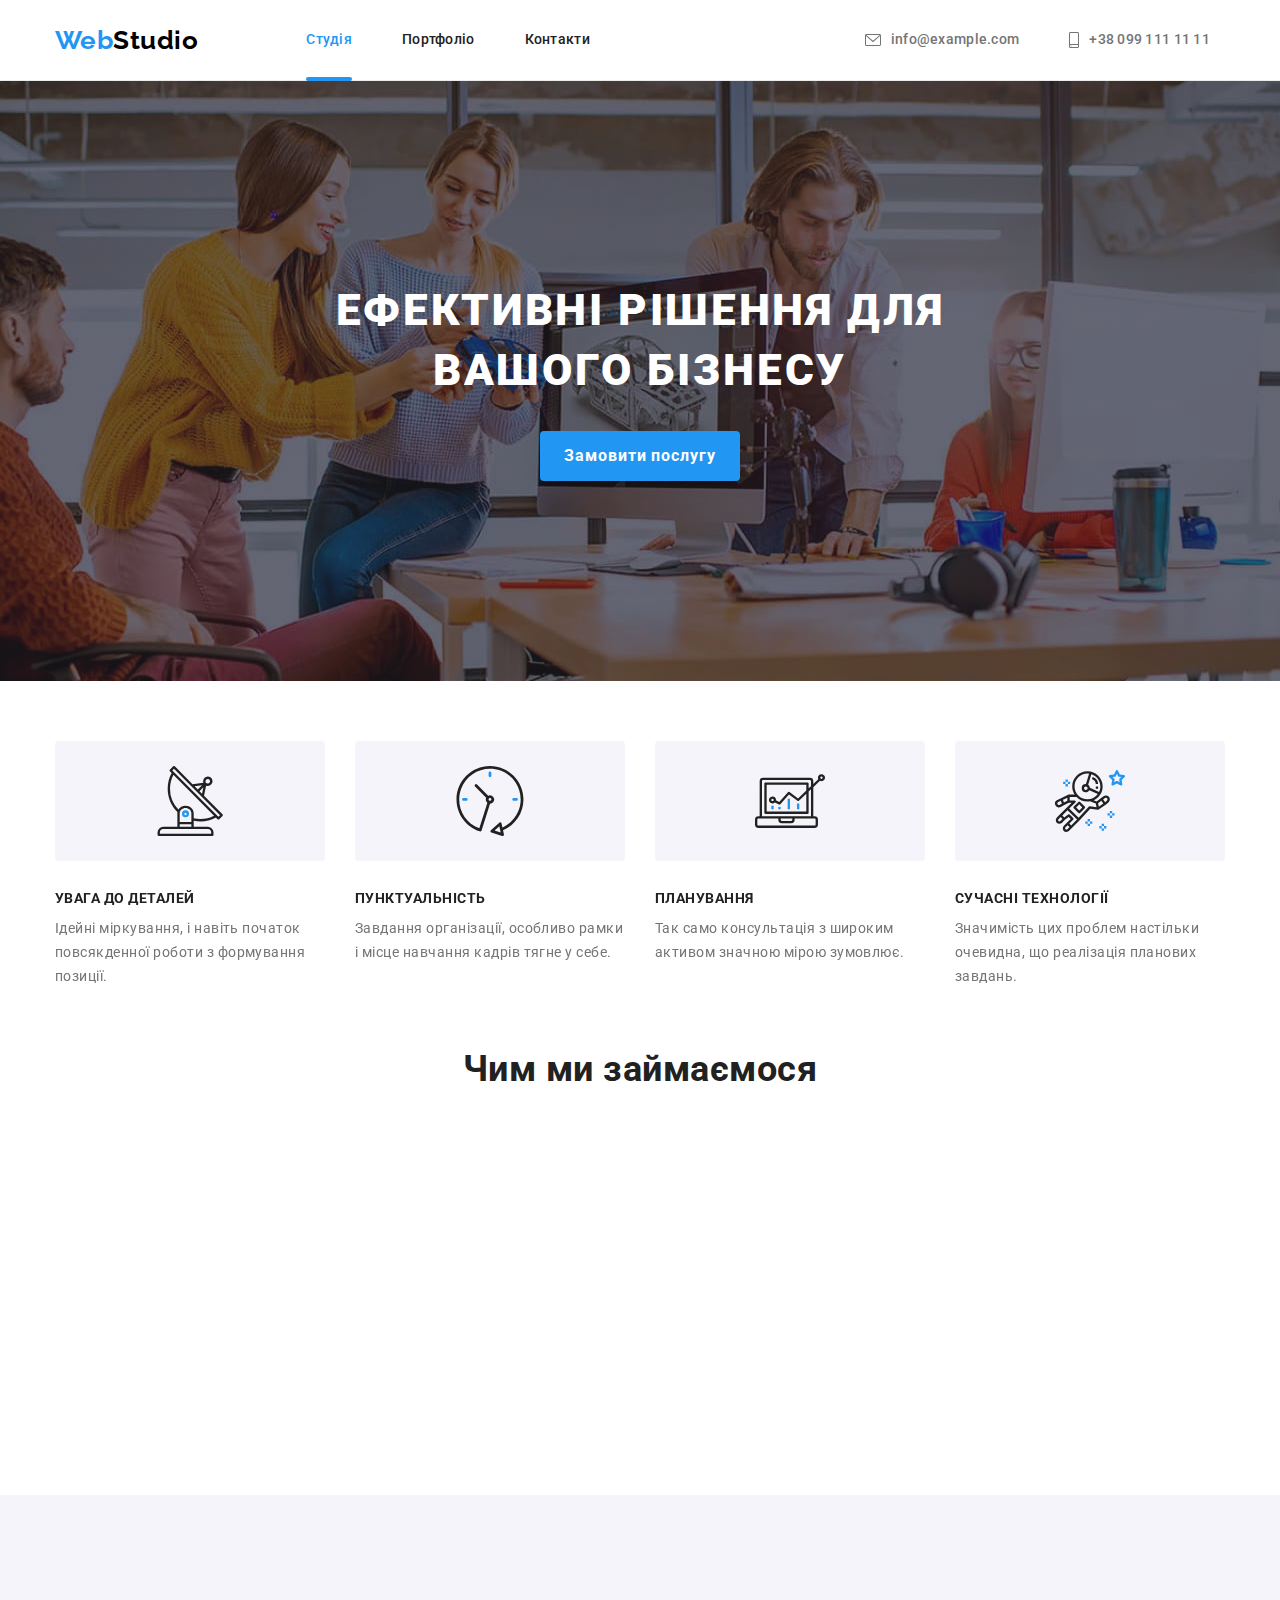
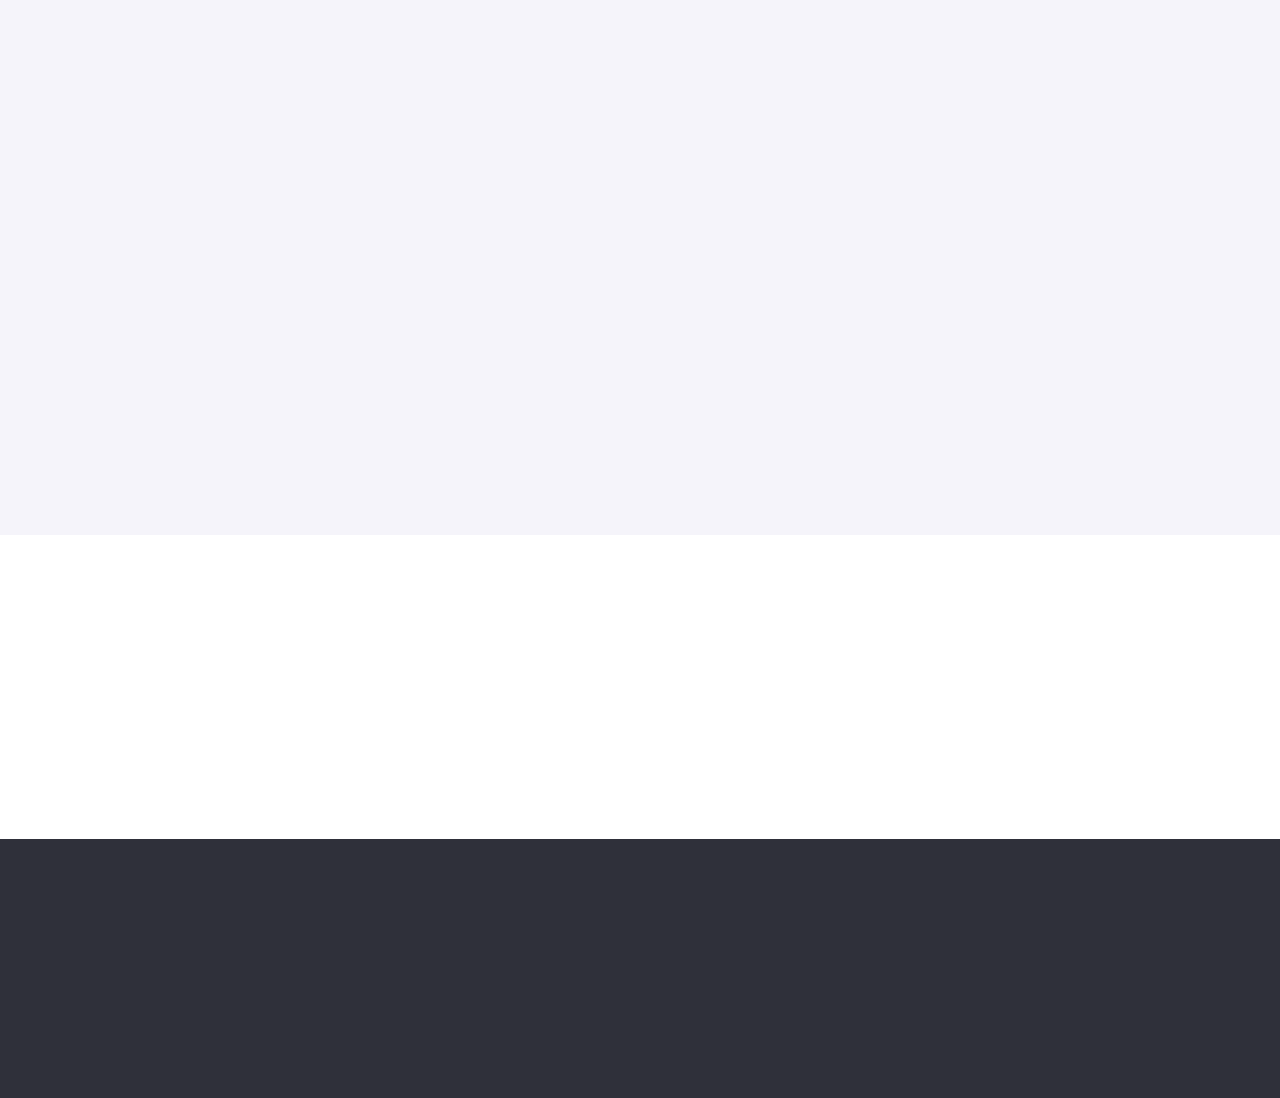
<file: index.html>
<!DOCTYPE html>
<html lang="uk">

<head>
    <meta charset="UTF-8" />
    <meta http-equiv="X-UA-Compatible" content="IE=edge" />
    <meta name="viewport" content="width=device-width, initial-scale=1.0" />
    <title>WebStudio</title>
    <link rel="icon" href="./img/bitmap/icon.png" type="images/png" />
    <link href="https://unpkg.com/aos@2.3.1/dist/aos.css" rel="stylesheet">
    <link rel="preconnect" href="https://fonts.googleapis.com" />
    <link rel="preconnect" href="https://fonts.gstatic.com" crossorigin />
    <link
        href="https://fonts.googleapis.com/css2?family=Raleway:wght@700&family=Roboto:wght@400;500;700;900&display=swap"
        rel="stylesheet" />
    <link rel="stylesheet"
        href="https://cdnjs.cloudflare.com/ajax/libs/modern-normalize/1.0.0/modern-normalize.min.css" />
    <link rel="stylesheet" href="./css/main.min.css" />
</head>

<body>
    <header class="page-header">
        <div class="page-header__container container">
            <a lang="en" class="logo logo--black page-header__logo" href="./index.html">
                <span class="logo__accent">Web</span>Studio</a>
            <button class="menu-btn" aria-expanded="false" data-menu-button>
                <svg class="menu-btn__icons" width="40" height="40" aria-label="Перемикач мобільного меню">
                    <use class="menu-btn__icon--cross" href="./img/svg/symbol-defs.svg#icon-cross"></use>
                    <use class="menu-btn__icon--menu" href="./img/svg/symbol-defs.svg#icon-menu"></use>
                </svg>
            </button>

            <div class="menu" data-menu>
                <div class="container menu__container">
                    <nav class="nav">
                        <ul class="site-nav list">
                            <li class="site-nav__item">
                                <a class="site-nav__link link site-nav__link--current" href="./index.html">Студія</a>
                            </li>
                            <li class="site-nav__item">
                                <a class="site-nav__link link" href="./portfolio.html">Портфоліо</a>
                            </li>
                            <li class="site-nav__item">
                                <a class="site-nav__link link" href="#contacts">Контакти</a>
                            </li>
                        </ul>
                    </nav>
                    <ul class="contacts-list list">
                        <li class="contacts-list__item">
                            <a class="contacts-list__link link" href="mailto:info@example.com">
                                <svg width="16" height="12" class="contacts-list__icon">
                                    <use href="./img/svg/symbol-defs.svg#icon-header-mail"></use>
                                </svg>
                                info@example.com
                            </a>
                        </li>
                        <li class="contacts-list__item">
                            <a class="contacts-list__link contacts-list__link--accent link" href="tel:+380991111111">
                                <svg width="10" height="16" class="contacts-list__icon">
                                    <use href="./img/svg/symbol-defs.svg#icon-header-smartphone"></use>
                                </svg>
                                +38 099 111 11 11
                            </a>
                        </li>
                    </ul>
                    <ul class="mobile-soc list">
                        <li class="mobile-soc__item">
                            <a href="" class="mobile-soc__link link">Instagram</a>
                        </li>
                        <li class="mobile-soc__item">
                            <a href="" class="mobile-soc__link link">Twitter</a>
                        </li>
                        <li class="mobile-soc__item">
                            <a href="" class="mobile-soc__link link">Facebook</a>
                        </li>
                        <li class="mobile-soc__item">
                            <a href="" class="mobile-soc__link link">LinkedIn</a>
                        </li>
                    </ul>
                </div>
            </div>
        </div>
    </header>

    <main class="studio">
        <!-- Герой  -->
        <section class="section hero">
            <div class="container hero__container">
                <h1 class="hero__title">Ефективні рішення для вашого бізнесу</h1>
                <button class="hero__btn" type="button" data-modal-open>Замовити послугу</button>
            </div>
        </section>

        <section class="section features">
            <div class="container">
                <h2 data-aos="zoom-in" class="title title--hidden">Переваги</h2>
                <ul class="feature__list list">
                    <li data-aos="zoom-in" class="feature__item">
                        <div class="feature__icon-wrapper">
                            <svg width="70" height="70" class="features__icon">
                                <use href="./img/svg/symbol-defs.svg#icon-features-1"></use>
                            </svg>
                        </div>
                        <h3 class="feature__sub-title">Увага до деталей</h3>
                        <p class="feature__discription">
                            Ідейні міркування, і навіть початок повсякденної роботи з формування позиції.
                        </p>
                    </li>

                    <li data-aos="zoom-in" class="feature__item">
                        <div class="feature__icon-wrapper">
                            <svg width="70" height="70" class="features__icon">
                                <use href="./img/svg/symbol-defs.svg#icon-features-2-clock"></use>
                            </svg>
                        </div>
                        <h3 class="feature__sub-title">Пунктуальність</h3>
                        <p class="feature__discription">
                            Завдання організації, особливо рамки і місце навчання кадрів тягне у себе.
                        </p>
                    </li>
                    <li data-aos="zoom-in" class="feature__item">
                        <div class="feature__icon-wrapper">
                            <svg width="70" height="70" class="features__icon">
                                <use href="./img/svg/symbol-defs.svg#icon-features-3-diagram"></use>
                            </svg>
                        </div>
                        <h3 class="feature__sub-title">Планування</h3>
                        <p class="feature__discription">
                            Так само консультація з широким активом значною мірою зумовлює.
                        </p>
                    </li>
                    <li data-aos="zoom-in" class="feature__item">
                        <div class="feature__icon-wrapper">
                            <svg width="70" height="70" class="features__icon">
                                <use href="./img/svg/symbol-defs.svg#icon-features-4-astronaut"></use>
                            </svg>
                        </div>
                        <h3 class="feature__sub-title">Сучасні технології</h3>
                        <p class="feature__discription">
                            Значимість цих проблем настільки очевидна, що реалізація планових завдань.
                        </p>
                    </li>
                </ul>
            </div>
        </section>

        <section class="section activity">
            <div class="container">
                <h2 class="activity__title title">Чим ми займаємося</h2>
                <ul class="activity__list list">
                    <li data-aos="zoom-in" class="activity__item">
                        <div class="activity__img-wrapper">
                            <img width="370"
                                srcset="./img/bitmap/activity/box_1.jpg 1x, ./img/bitmap/activity/box_1@2x.jpg 2x"
                                src="./img/bitmap/activity/box_1.jpg" alt="Десктопні додатки" />
                            <p class="activity__text">Десктопні додатки</p>
                        </div>
                    </li>
                    <li data-aos="zoom-in" class="activity__item">
                        <div class="activity__img-wrapper">
                            <img width="370"
                                srcset="./img/bitmap/activity/box_2.jpg 1x, ./img/bitmap/activity/box_2@2x.jpg 2x"
                                src="./img/bitmap/activity/box_2.jpg" alt="Мобільні додатки" />
                            <p class="activity__text">Мобільні додатки</p>
                        </div>
                    </li>
                    <li data-aos="zoom-in" class="activity__item">
                        <div class="activity__img-wrapper">
                            <img width="370"
                                srcset="./img/bitmap/activity/box_3.jpg 1x, ./img/bitmap/activity/box_3@2x.jpg 2x"
                                src="./img/bitmap/activity/box_3.jpg" alt="Дизайнерські рішення" />
                            <p class="activity__text">Дизайнерські рішення</p>
                        </div>
                    </li>
                </ul>
            </div>
        </section>

        <section class="section members">
            <div class="container">
                <h2 data-aos="zoom-in" class="members__title title">Наша команда</h2>
                <ul class="members__list list">
                    <li data-aos="zoom-in" class="members__item">
                        <picture>
                            <source type="image/webp" media="(max-width: 767px)" sizes="(min-width: 320px) 320px,90vw"
                                srcset="./img/bitmap/members/mobile/webp/member-1-450.webp 450w,
                            ./img/bitmap/members/mobile/webp/member-1-900.webp 900w" />

                            <source type="image/webp" media="(min-width: 768px) and (max-width: 1199px)"
                                sizes="(min-width: 354px) 354px, 50vw" srcset="./img/bitmap/members/tablet/webp/member-1-354.webp 354w,
                            ./img/bitmap/members/tablet/webp/member-1-708.webp 708w" />

                            <source type="image/webp" media="(min-width: 1200px)" sizes="(min-width: 270px) 270px, 25vw"
                                srcset="./img/bitmap/members/desktop/webp/member-1-270.webp 270w,
                            ./img/bitmap/members/desktop/webp/member-1-540.webp 540w" />

                            <source type="image/jpeg" media="(max-width: 767px)" sizes="(min-width: 320px) 320px,90vw"
                                srcset="./img/bitmap/members/mobile/member-1-450.jpg 450w,
                            ./img/bitmap/members/mobile/member-1-900.jpg 900w" />

                            <source type="image/jpeg" media="(min-width: 768px) and (max-width: 1199px)"
                                sizes="(min-width: 354px) 354px, 50vw" srcset="./img/bitmap/members/tablet/member-1-354.jpg 354w,
                            ./img/bitmap/members/tablet/member-1-708.jpg 708w" />

                            <source type="image/jpeg" media="(min-width: 1200px)" sizes="(min-width: 270px) 270px, 25vw"
                                srcset="./img/bitmap/members/desktop/member-1-270.jpg 270w,
                            ./img/bitmap/members/desktop/member-1-540.jpg 540w" />


                            <img width="270" src="./img/bitmap/members/team_card_1.jpg" alt="Фото Ігора Дем'яненко" />
                        </picture>
                        <div class="members-card">
                            <h3 class="members-card__name">Ігор Дем'яненко</h3>
                            <p lang="en" class="members-card__speciality">Product Designer</p>
                            <ul class="social-networks list">
                                <li class="social-networks__item">
                                    <a class="social-networks__link" href="">
                                        <svg width="20" height="20" aria-label="Instagram"
                                            class="social-networks__icon">
                                            <use href="./img/svg/symbol-defs.svg#icon-card-1-instagram"></use>
                                        </svg>
                                    </a>
                                </li>
                                <li class="social-networks__item">
                                    <a class="social-networks__link" href="">
                                        <svg width="20" height="20" aria-label="Twitter" class="social-networks__icon">
                                            <use href="./img/svg/symbol-defs.svg#icon-card-2-twitter"></use>
                                        </svg>
                                    </a>
                                </li>
                                <li class="social-networks__item">
                                    <a class="social-networks__link" href="">
                                        <svg width="20" height="20" aria-label="Facebook" class="social-networks__icon">
                                            <use href="./img/svg/symbol-defs.svg#icon-card-3-facebook"></use>
                                        </svg>
                                    </a>
                                </li>
                                <li class="social-networks__item">
                                    <a class="social-networks__link" href="">
                                        <svg width="20" height="20" aria-label="LinkedIn" class="social-networks__icon">
                                            <use href="./img/svg/symbol-defs.svg#icon-card-4-linkedin"></use>
                                        </svg>
                                    </a>
                                </li>
                            </ul>
                        </div>
                    </li>
                    <li data-aos="zoom-in" class="members__item">
                        <picture>
                            <source type="image/webp" media="(max-width: 767px)" sizes="(min-width: 320px) 320px,90vw"
                                srcset="./img/bitmap/members/mobile/webp/member-2-450.webp 450w,
                            ./img/bitmap/members/mobile/webp/member-2-900.webp 900w" />

                            <source type="image/webp" media="(min-width: 768px) and (max-width: 1199px)"
                                sizes="(min-width: 768px) and (min-width: 354px) 354px, 50vw" srcset="./img/bitmap/members/tablet/webp/member-2-354.webp 354w,
                            ./img/bitmap/members/tablet/webp/member-2-708.webp 708w" />

                            <source type="image/webp" media="(min-width: 1200px)" sizes="(min-width: 270px) 270px, 25vw"
                                srcset="./img/bitmap/members/desktop/webp/member-2-270.webp 270w,
                            ./img/bitmap/members/desktop/webp/member-2-540.webp 540w" />

                            <source type="image/jpeg" media="(max-width: 767px)" sizes="(min-width: 320px) 320px,90vw"
                                srcset="./img/bitmap/members/mobile/member-2-450.jpg 450w,
                            ./img/bitmap/members/mobile/member-2-900.jpg 900w" />

                            <source type="image/jpeg" media="(min-width: 768px) and (max-width: 1199px)"
                                sizes="(min-width: 354px) 354px, 50vw" srcset="./img/bitmap/members/tablet/member-2-354.jpg 354w,
                            ./img/bitmap/members/tablet/member-2-708.jpg 708w" />

                            <source type="image/jpeg" media="(min-width: 1200px)" sizes="(min-width: 270px) 270px, 25vw"
                                srcset="./img/bitmap/members/desktop/member-2-270.jpg 270w,
                            ./img/bitmap/members/desktop/member-2-540.jpg 540w" />

                            <img width="270" src="./img/bitmap/members/team_card_2.jpg" alt="Фото Ольги Рєпіної" />
                        </picture>
                        <div class="members-card">
                            <h3 class="members-card__name">Ольга Рєпіна</h3>
                            <p lang="en" class="members-card__speciality">Frontend Developer</p>
                            <ul class="social-networks list">
                                <li class="social-networks__item">
                                    <a class="social-networks__link" href="">
                                        <svg width="20" height="20" aria-label="Instagram"
                                            class="social-networks__icon">
                                            <use href="./img/svg/symbol-defs.svg#icon-card-1-instagram"></use>
                                        </svg>
                                    </a>
                                </li>
                                <li class="social-networks__item">
                                    <a class="social-networks__link" href="">
                                        <svg width="20" height="20" aria-label="Twitter" class="social-networks__icon">
                                            <use href="./img/svg/symbol-defs.svg#icon-card-2-twitter"></use>
                                        </svg>
                                    </a>
                                </li>
                                <li class="social-networks__item">
                                    <a class="social-networks__link" href="">
                                        <svg width="20" height="20" aria-label="Facebook" class="social-networks__icon">
                                            <use href="./img/svg/symbol-defs.svg#icon-card-3-facebook"></use>
                                        </svg>
                                    </a>
                                </li>
                                <li class="social-networks__item">
                                    <a class="social-networks__link" href="">
                                        <svg width="20" height="20" aria-label="LinkedIn" class="social-networks__icon">
                                            <use href="./img/svg/symbol-defs.svg#icon-card-4-linkedin"></use>
                                        </svg>
                                    </a>
                                </li>
                            </ul>
                        </div>
                    </li>
                    <li data-aos="zoom-in" class="members__item">
                        <picture>
                            <source type="image/webp" media="(max-width: 767px)" sizes="(min-width: 320px) 320px,90vw"
                                srcset="./img/bitmap/members/mobile/webp/member-3-450.webp 450w,
                            ./img/bitmap/members/mobile/webp/member-3-900.webp 900w" />

                            <source type="image/webp" media="(min-width: 768px) and (max-width: 1199px)"
                                sizes="(min-width: 768px) and (min-width: 354px) 354px, 50vw" srcset="./img/bitmap/members/tablet/webp/member-3-354.webp 354w,
                            ./img/bitmap/members/tablet/webp/member-3-708.webp 708w" />

                            <source type="image/webp" media="(min-width: 1200px)" sizes="(min-width: 270px) 270px, 25vw"
                                srcset="./img/bitmap/members/desktop/webp/member-3-270.webp 270w,
                            ./img/bitmap/members/desktop/webp/member-3-540.webp 540w" />

                            <source type="image/jpeg" media="(max-width: 767px)" sizes="(min-width: 320px) 320px,90vw"
                                srcset="./img/bitmap/members/mobile/member-3-450.jpg 450w,
                            ./img/bitmap/members/mobile/member-3-900.jpg 900w" />

                            <source type="image/jpeg" media="(min-width: 768px) and (max-width: 1199px)"
                                sizes="(min-width: 354px) 354px, 50vw" srcset="./img/bitmap/members/tablet/member-3-354.jpg 354w,
                            ./img/bitmap/members/tablet/member-3-708.jpg 708w" />

                            <source type="image/jpeg" media="(min-width: 1200px)" sizes="(min-width: 270px) 270px, 25vw"
                                srcset="./img/bitmap/members/desktop/member-3-270.jpg 270w,
                            ./img/bitmap/members/desktop/member-3-540.jpg 540w" />

                            <img width="270" src="./img/bitmap/members/team_card_3.jpg" alt="Фото Миколи Тарасова" />
                        </picture>
                        <div class="members-card">
                            <h3 class="members-card__name">Микола Тарасов</h3>
                            <p lang="en" class="members-card__speciality">Marketing</p>
                            <ul class="social-networks list">
                                <li class="social-networks__item">
                                    <a class="social-networks__link" href="">
                                        <svg width="20" height="20" aria-label="Instagram"
                                            class="social-networks__icon">
                                            <use href="./img/svg/symbol-defs.svg#icon-card-1-instagram"></use>
                                        </svg>
                                    </a>
                                </li>
                                <li class="social-networks__item">
                                    <a class="social-networks__link" href="">
                                        <svg width="20" height="20" aria-label="Twitter" class="social-networks__icon">
                                            <use href="./img/svg/symbol-defs.svg#icon-card-2-twitter"></use>
                                        </svg>
                                    </a>
                                </li>
                                <li class="social-networks__item">
                                    <a class="social-networks__link" href="">
                                        <svg width="20" height="20" aria-label="Facebook" class="social-networks__icon">
                                            <use href="./img/svg/symbol-defs.svg#icon-card-3-facebook"></use>
                                        </svg>
                                    </a>
                                </li>
                                <li class="social-networks__item">
                                    <a class="social-networks__link" href="">
                                        <svg width="20" height="20" aria-label="LinkedIn" class="social-networks__icon">
                                            <use href="./img/svg/symbol-defs.svg#icon-card-4-linkedin"></use>
                                        </svg>
                                    </a>
                                </li>
                            </ul>
                        </div>
                    </li>
                    <li data-aos="zoom-in" class="members__item">
                        <picture>
                            <source type="image/webp" media="(max-width: 767px)" sizes="(min-width: 320px) 320px,90vw"
                                srcset="./img/bitmap/members/mobile/webp/member-4-450.webp 450w,
                            ./img/bitmap/members/mobile/webp/member-4-900.webp 900w" />

                            <source type="image/webp" media="(min-width: 768px) and (max-width: 1199px)"
                                sizes="(min-width: 768px) and (min-width: 354px) 354px, 50vw" srcset="./img/bitmap/members/tablet/webp/member-4-354.webp 354w,
                            ./img/bitmap/members/tablet/webp/member-4-708.webp 708w" />

                            <source type="image/webp" media="(min-width: 1200px)" sizes="(min-width: 270px) 270px, 25vw"
                                srcset="./img/bitmap/members/desktop/webp/member-4-270.webp 270w,
                            ./img/bitmap/members/desktop/webp/member-4-540.webp 540w" />

                            <source type="image/jpeg" media="(max-width: 767px)" sizes="(min-width: 320px) 320px,90vw"
                                srcset="./img/bitmap/members/mobile/member-4-450.jpg 450w,
                            ./img/bitmap/members/mobile/member-4-900.jpg 900w" />

                            <source type="image/jpeg" media="(min-width: 768px) and (max-width: 1199px)"
                                sizes="(min-width: 354px) 354px, 50vw" srcset="./img/bitmap/members/tablet/member-4-354.jpg 354w,
                            ./img/bitmap/members/tablet/member-4-708.jpg 708w" />

                            <source type="image/jpeg" media="(min-width: 1200px)" sizes="(min-width: 270px) 270px, 25vw"
                                srcset="./img/bitmap/members/desktop/member-4-270.jpg 270w,
                            ./img/bitmap/members/desktop/member-4-540.jpg 540w" />

                            <img width="270" src="./img/bitmap/members/team_card_4.jpg" alt="Фото Михайла Єрмакова" />
                        </picture>
                        <div class="members-card">
                            <h3 class="members-card__name">Михайло Єрмаков</h3>
                            <p lang="en" class="members-card__speciality">UI Designer</p>
                            <ul class="social-networks list">
                                <li class="social-networks__item">
                                    <a class="social-networks__link" href="">
                                        <svg width="20" height="20" aria-label="Instagram"
                                            class="social-networks__icon">
                                            <use href="./img/svg/symbol-defs.svg#icon-card-1-instagram"></use>
                                        </svg>
                                    </a>
                                </li>
                                <li class="social-networks__item">
                                    <a class="social-networks__link" href="">
                                        <svg width="20" height="20" aria-label="Twitter" class="social-networks__icon">
                                            <use href="./img/svg/symbol-defs.svg#icon-card-2-twitter"></use>
                                        </svg>
                                    </a>
                                </li>
                                <li class="social-networks__item">
                                    <a class="social-networks__link" href="">
                                        <svg width="20" height="20" aria-label="Facebook" class="social-networks__icon">
                                            <use href="./img/svg/symbol-defs.svg#icon-card-3-facebook"></use>
                                        </svg>
                                    </a>
                                </li>
                                <li class="social-networks__item">
                                    <a class="social-networks__link" href="">
                                        <svg width="20" height="20" aria-label="LinkedIn" class="social-networks__icon">
                                            <use href="./img/svg/symbol-defs.svg#icon-card-4-linkedin"></use>
                                        </svg>
                                    </a>
                                </li>
                            </ul>
                        </div>
                    </li>
                </ul>
            </div>
        </section>

        <section class="section clients">
            <div class="container">
                <h2 data-aos="zoom-in" class="clients__title title">Постійні клієнти</h2>
                <ul class="clients-list list">
                    <li data-aos="zoom-in" class="clients-list__item">
                        <a href="" class="clients-list__link">
                            <svg width="106" height="60" class="clients-list__icon">
                                <use href="./img/svg/symbol-defs.svg#icon-clients-1-ya-and-go"></use>
                            </svg>
                        </a>
                    </li>
                    <li data-aos="zoom-in" class="clients-list__item">
                        <a href="" class="clients-list__link">
                            <svg width="106" height="60" class="clients-list__icon">
                                <use href="./img/svg/symbol-defs.svg#icon-clients-2-tag-line-here"></use>
                            </svg>
                        </a>
                    </li>
                    <li data-aos="zoom-in" class="clients-list__item">
                        <a href="" class="clients-list__link">
                            <svg width="106" height="60" class="clients-list__icon">
                                <use href="./img/svg/symbol-defs.svg#icon-clients-3-company"></use>
                            </svg>
                        </a>
                    </li>
                    <li data-aos="zoom-in" class="clients-list__item">
                        <a href="" class="clients-list__link">
                            <svg width="106" height="60" class="clients-list__icon">
                                <use href="./img/svg/symbol-defs.svg#icon-clients-4-foster-peters"></use>
                            </svg>
                        </a>
                    </li>
                    <li data-aos="zoom-in" class="clients-list__item">
                        <a href="" class="clients-list__link">
                            <svg width="106" height="60" class="clients-list__icon">
                                <use href="./img/svg/symbol-defs.svg#icon-clients-5-brand"></use>
                            </svg>
                        </a>
                    </li>
                    <li data-aos="zoom-in" class="clients-list__item">
                        <a href="" class="clients-list__link">
                            <svg width="106" height="60" class="clients-list__icon">
                                <use href="./img/svg/symbol-defs.svg#icon-clients-6-tag-lines"></use>
                            </svg>
                        </a>
                    </li>
                </ul>
            </div>
        </section>
    </main>
    <!-- Футер  -->
    <footer class="page-footer" id="contacts">
        <div class="container page-footer__container">
            <div data-aos="zoom-in" class="page-footer__address-thumb address-thumb">
                <a lang="en" class="logo logo--white" href="./index.html">
                    <span class="logo__accent">Web</span>Studio
                </a>
                <address class="address">
                    <ul class="address__list list">
                        <li class="address__item">
                            <a class="address__link address__link--white link"
                                href="https://goo.gl/maps/qgEF6CwVhvNn76ka9" target="_blank"
                                rel="noopener noreferrer nofollow ">
                                м. Київ, пр-т Лесі Українки, 26
                            </a>
                        </li>
                        <li class="address__item">
                            <a class="address__link link" href="mailto:info@example.com">info@example.com</a>
                        </li>
                        <li class="address__item">
                            <a class="address__link link" href="tel:+380991111111">+38 099 111 11 11</a>
                        </li>
                    </ul>
                </address>
            </div>
            <div data-aos="zoom-in" class="page-footer__social-networks-thumb social-networks-thumb">
                <b class="social-networks-thumb__text page-footer__text">приєднуйтесь</b>
                <ul class="social-networks list">
                    <li class="social-networks__item">
                        <a href="" class="social-networks__link social-networks__link---opacity">
                            <svg width="20" height="20" aria-label="Instagram"
                                class="social-networks__icon social-networks__icon--white">
                                <use href="./img/svg/symbol-defs.svg#icon-card-1-instagram"></use>
                            </svg>
                        </a>
                    </li>
                    <li class="social-networks__item">
                        <a href="" class="social-networks__link social-networks__link---opacity">
                            <svg width="20" height="20" aria-label="Twitter"
                                class="social-networks__icon social-networks__icon--white">
                                <use href="./img/svg/symbol-defs.svg#icon-card-2-twitter"></use>
                            </svg>
                        </a>
                    </li>
                    <li class="social-networks__item">
                        <a href="" class="social-networks__link social-networks__link---opacity">
                            <svg width="20" height="20" aria-label="Facebook"
                                class="social-networks__icon social-networks__icon--white">
                                <use href="./img/svg/symbol-defs.svg#icon-card-3-facebook"></use>
                            </svg>
                        </a>
                    </li>
                    <li class="social-networks__item">
                        <a href="" class="social-networks__link social-networks__link---opacity">
                            <svg width="20" height="20" aria-label="LinkedIn"
                                class="social-networks__icon social-networks__icon--white">
                                <use href="./img/svg/symbol-defs.svg#icon-card-4-linkedin"></use>
                            </svg>
                        </a>
                    </li>
                </ul>
            </div>
            <div data-aos="zoom-in" class="page-footer__subscription subscription-thumb">
                <form class="subscription__form">
                    <b class="subscription-form__text page-footer__text">Підпишіться на розсилку</b>
                    <div class="subscription-form__wrapper">
                        <input type="email" name="email" class="subscription-form__input" required
                            placeholder="E-mail" />
                        <button type="submit" class="subscription-form__submit">
                            Підписатися
                            <svg width="24" height="24" class="subscription-form__icon">
                                <use href="./img/svg/symbol-defs.svg#icon-send"></use>
                            </svg>
                        </button>
                    </div>
                </form>
            </div>
        </div>
    </footer>
    <!-- МОДАЛКА  -->
    <div class="backdrop is-hidden" data-modal>
        <div class="modal">
            <button class="close-btn">
                <svg width="18" height="18" class="close-btn__icon" data-modal-close>
                    <use href="./img/svg/symbol-defs.svg#icon-close"></use>
                </svg>
            </button>
            <form name="order-service" autocomplete="on" class="order-form js-speaker-form">
                <p class="order-form__title">Залиште свої дані, ми вам передзвонимо</p>
                <!-- Ім'я  -->
                <div class="form-field">
                    <label for="name" class="form-field__label">Ім'я</label>
                    <div class="form-field__wrapper">
                        <input id="name" type="text" name="name" class="form-field__input" required />
                        <svg width="18" height="18" class="form-field__icon">
                            <use href="./img/svg/symbol-defs.svg#icon-name"></use>
                        </svg>
                    </div>
                </div>
                <!-- ТЕЛЕФОН  -->
                <div class="form-field">
                    <label for="tel" class="form-field__label">Телефон</label>
                    <div class="form-field__wrapper">
                        <input id="tel" type="tel" name="tel" class="form-field__input" required />
                        <svg width="18" height="18" class="form-field__icon">
                            <use href="./img/svg/symbol-defs.svg#icon-phone"></use>
                        </svg>
                    </div>
                </div>
                <!-- Пошта  -->
                <div class="form-field">
                    <label for="email" class="form-field__label">Пошта</label>
                    <div class="form-field__wrapper">
                        <input id="email" type="email" name="email" class="form-field__input" required />
                        <svg width="18" height="18" class="form-field__icon">
                            <use href="./img/svg/symbol-defs.svg#icon-email"></use>
                        </svg>
                    </div>
                </div>
                <!-- Коментар  -->
                <div class="form-field order-form__form-field">
                    <label for="commentary" class="form-field__label">Коментар</label>
                    <textarea id="commentary" placeholder="Введіть текст" class="form-field__commentary"></textarea>
                </div>
                <!-- ЧЕКБОКС  -->
                <div class="checkbox-wrapper">
                    <label class="checkbox-wrapper__label">
                        <input type="checkbox" name="contract-conditions" value="agree"
                            class="checkbox-wrapper__checkbox" />
                        <span class="checkbox-wrapper__icon">
                            <svg width="16" height="15" class=" checkbox-wrapper__icon--checked">
                                <use href="./img/svg/symbol-defs.svg#icon-succes"></use>
                            </svg>
                        </span>
                        Погоджуюся з розсилкою та приймаю&nbsp;
                    </label>
                    <a href="" class="checkbox-wrapper__link">Умови договору</a>
                </div>
                <!-- Кнопка  -->
                <div class="order-form__btn-wrapper">
                    <button type="submit" class="order-form__btn">Відправити</button>
                </div>
            </form>
        </div>
    </div>
    <script src="./js/body-padding-top.js"></script>
    <script src="./js/modal.js"></script>
    <script src="./js/mobile-menu.js"></script>
    <script>
        (() => {
            document.querySelector(".js-speaker-form").addEventListener("submit", e => {
                new FormData(e.currentTarget).forEach((value, name) => console.log(`${name}: ${value}`));
            });
        })();
    </script>
    <script src="https://unpkg.com/aos@2.3.1/dist/aos.js"></script>
    <script>
        AOS.init();
    </script>
</body>

</html>
</file>
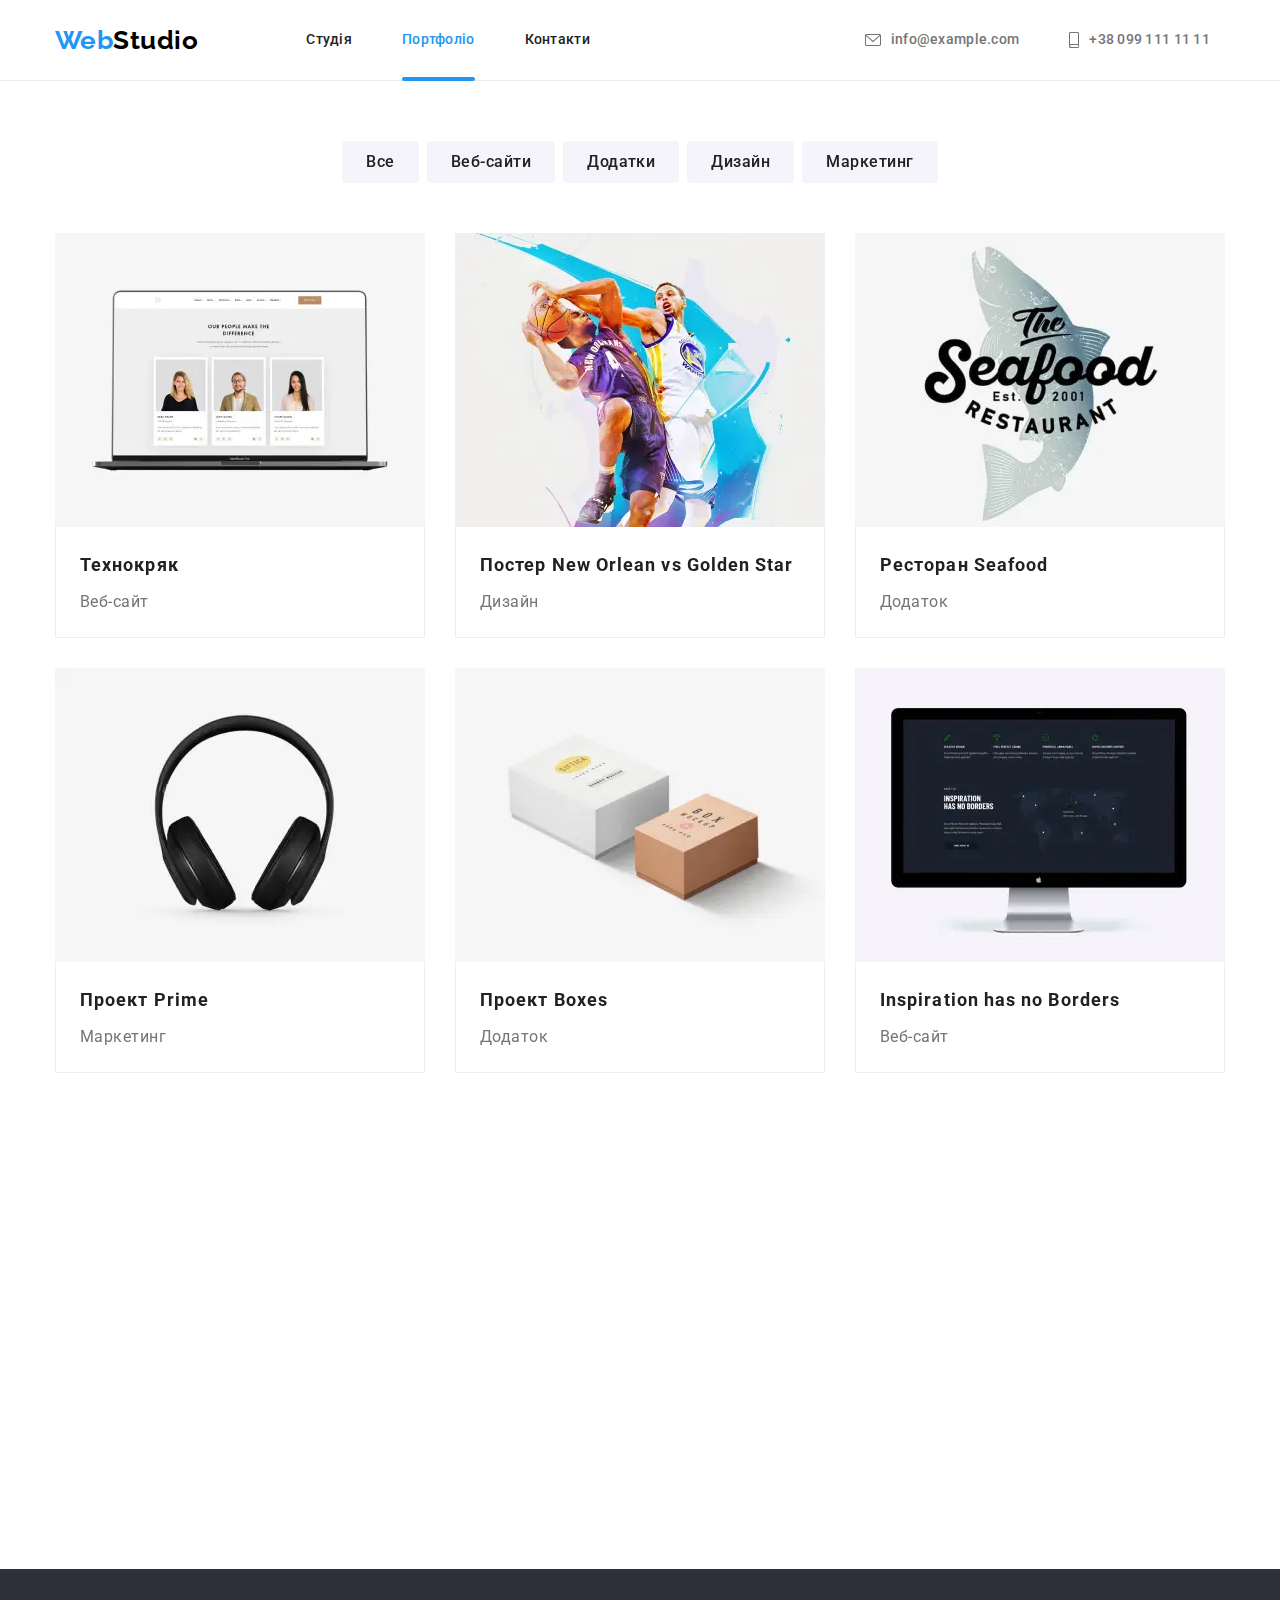
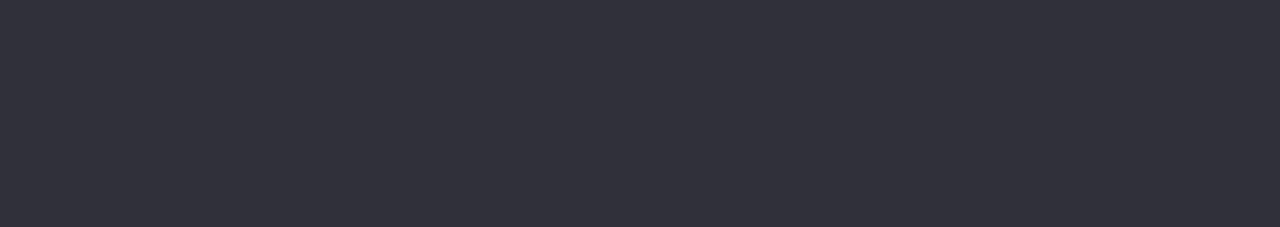
<file: portfolio.html>
<!DOCTYPE html>
<html lang="uk">

<head>
    <meta charset="UTF-8">
    <meta http-equiv="X-UA-Compatible" content="IE=edge">
    <meta name="viewport" content="width=device-width, initial-scale=1.0">
    <title>Портфолио</title>
    <link rel="icon" href="./img/bitmap/icon.png" type="images/png">
    <link href="https://unpkg.com/aos@2.3.1/dist/aos.css" rel="stylesheet">
    <link rel="preconnect" href="https://fonts.googleapis.com">
    <link rel="preconnect" href="https://fonts.gstatic.com" crossorigin>
    <link
        href="https://fonts.googleapis.com/css2?family=Raleway:wght@700&family=Roboto:wght@400;500;700;900&display=swap"
        rel="stylesheet">
    <link rel="stylesheet"
        href="https://cdnjs.cloudflare.com/ajax/libs/modern-normalize/1.0.0/modern-normalize.min.css" />
    <link rel="stylesheet" href="./css/main.min.css">
</head>

<body>
    <!-- Шапка -->
    <header class="page-header">
        <div class="page-header__container container">
            <a lang="en" class="logo logo--black page-header__logo" href="./index.html">
                <span class="logo__accent">Web</span>Studio</a>
            <button class="menu-btn" aria-expanded="false" data-menu-button>
                <svg class="menu-btn__icons" width="40" height="40" aria-label="Перемикач мобільного меню">
                    <use class="menu-btn__icon--cross" href="./img/svg/symbol-defs.svg#icon-cross"></use>
                    <use class="menu-btn__icon--menu" href="./img/svg/symbol-defs.svg#icon-menu"></use>
                </svg>
            </button>

            <div class="menu" data-menu>
                <div class="container menu__container">
                    <nav class="nav">
                        <ul class="site-nav list">
                            <li class="site-nav__item">
                                <a class="site-nav__link link" href="./index.html">Студія</a>
                            </li>
                            <li class="site-nav__item">
                                <a class="site-nav__link link site-nav__link--current"
                                    href="./portfolio.html">Портфоліо</a>
                            </li>
                            <li class="site-nav__item">
                                <a class="site-nav__link link" href="#contacts">Контакти</a>
                            </li>
                        </ul>
                    </nav>
                    <ul class="contacts-list list">
                        <li class="contacts-list__item">
                            <a class="contacts-list__link link" href="mailto:info@example.com">
                                <svg width="16" height="12" class="contacts-list__icon">
                                    <use href="./img/svg/symbol-defs.svg#icon-header-mail"></use>
                                </svg>
                                info@example.com
                            </a>
                        </li>
                        <li class="contacts-list__item">
                            <a class="contacts-list__link contacts-list__link--accent link" href="tel:+380991111111">
                                <svg width="10" height="16" class="contacts-list__icon">
                                    <use href="./img/svg/symbol-defs.svg#icon-header-smartphone"></use>
                                </svg>
                                +38 099 111 11 11
                            </a>
                        </li>
                    </ul>
                    <ul class="mobile-soc list">
                        <li class="mobile-soc__item">
                            <a href="" class="mobile-soc__link link">Instagram</a>
                        </li>
                        <li class="mobile-soc__item">
                            <a href="" class="mobile-soc__link link">Twitter</a>
                        </li>
                        <li class="mobile-soc__item">
                            <a href="" class="mobile-soc__link link">Facebook</a>
                        </li>
                        <li class="mobile-soc__item">
                            <a href="" class="mobile-soc__link link">LinkedIn</a>
                        </li>
                    </ul>
                </div>
            </div>
        </div>
    </header>
    <!-- MAIN  -->
    <main class="portfolio">
        <section class="section content">
            <div class="container">
                <h1 class="title title--hidden">Портфоліо</h1>
                <ul class="filter list">
                    <li data-aos="zoom-in" class="filter__item"><button type="button" class="filter__btn">Все</button>
                    </li>
                    <li data-aos="zoom-in" class="filter__item"><button type="button"
                            class="filter__btn">Веб-сайти</button></li>
                    <li data-aos="zoom-in" class="filter__item"><button type="button"
                            class="filter__btn">Додатки</button></li>
                    <li data-aos="zoom-in" class="filter__item"><button type="button"
                            class="filter__btn">Дизайн</button></li>
                    <li data-aos="zoom-in" class="filter__item"><button type="button"
                            class="filter__btn">Маркетинг</button></li>
                </ul>
                <!-- ---------СЕТКА--------- -->
                <ul class="card-set list">
                    <!-- 1ый элемент  -->
                    <li data-aos="zoom-in" class="card-set__item">
                        <a href="" class="card-set__link link">
                            <div class="card">
                                <picture>
                                    <source type="image/webp" media="(max-width: 767px)"
                                        sizes="(min-width: 320px) 320px,90vw" srcset="./img/bitmap/portfolio/mobile/webp/notebook-first-450.webp 450w,
                                    ./img/bitmap/portfolio/mobile/webp/notebook-first-900.webp 900w" />

                                    <source type="image/webp" media="(min-width: 768px) and (max-width: 1199px)"
                                        sizes="(min-width: 768px) and (min-width: 354px) 354px, 50vw" srcset="./img/bitmap/portfolio/tablet/webp/notebook-first-354.webp 354w,
                                    ./img/bitmap/portfolio/tablet/webp/notebook-first-708.webp 708w" />

                                    <source type="image/webp" media="(min-width: 1200px)"
                                        sizes="(min-width: 370px) 370px, 25vw" srcset="./img/bitmap/portfolio/desktop/webp/notebook-first-370.webp 370w,
                                    ./img/bitmap/portfolio/desktop/webp/notebook-first-740.webp 740w" />

                                    <source type="image/jpeg" media="(max-width: 767px)"
                                        sizes="(min-width: 320px) 320px,90vw" srcset="./img/bitmap/portfolio/mobile/notebook-first-450.jpg 450w,
                                    ./img/bitmap/portfolio/mobile/notebook-first-900.jpg 900w" />

                                    <source type="image/jpeg" media="(min-width: 768px) and (max-width: 1199px)"
                                        sizes="(min-width: 354px) 354px, 50vw" srcset="./img/bitmap/portfolio/tablet/notebook-first-354.jpg 354w,
                                    ./img/bitmap/portfolio/tablet/notebook-first-708.jpg 708w" />

                                    <source type="image/jpeg" media="(min-width: 1200px)"
                                        sizes="(min-width: 370px) 370px, 25vw" srcset="./img/bitmap/portfolio/desktop/notebook-first-370.jpg 370w,
                                    ./img/bitmap/portfolio/desktop/notebook-first-740.jpg 740w" />

                                    <img width="370" src="./img/bitmap/portfolio/notebook.jpg" alt="Ноутбук">
                                </picture>
                                <p class="card__text">
                                    Ресурс пропонує комплексні пропозиції з різним рівнем функціоналу та сервісів. Все
                                    це дозволить відвідувачу отримати вичерпні відомості про компанію чи приватну особу.
                                </p>
                            </div>
                            <div class="card__content">
                                <h2 class="card__title">Технокряк</h2>
                                <p class="card__type">Веб-сайт</p>
                            </div>
                        </a>
                    </li>
                    <!-- 2ый элемент  -->
                    <li data-aos="zoom-in" class="card-set__item">
                        <a href="" class="card-set__link link">
                            <div class="card">
                                <picture>
                                    <source type="image/webp" media="(max-width: 767px)"
                                        sizes="(min-width: 320px) 320px,90vw" srcset="./img/bitmap/portfolio/mobile/webp/nba-450.webp 450w,
                                    ./img/bitmap/portfolio/mobile/webp/nba-900.webp 900w" />

                                    <source type="image/webp" media="(min-width: 768px) and (max-width: 1199px)"
                                        sizes="(min-width: 768px) and (min-width: 354px) 354px, 50vw" srcset="./img/bitmap/portfolio/tablet/webp/nba-354.webp 354w,
                                    ./img/bitmap/portfolio/tablet/webp/nba-708.webp 708w" />

                                    <source type="image/webp" media="(min-width: 1200px)"
                                        sizes="(min-width: 370px) 370px, 25vw" srcset="./img/bitmap/portfolio/desktop/webp/nba-370.webp 370w,
                                    ./img/bitmap/portfolio/desktop/webp/nba-740.webp 740w" />

                                    <source type="image/jpeg" media="(max-width: 767px)"
                                        sizes="(min-width: 320px) 320px,90vw" srcset="./img/bitmap/portfolio/mobile/nba-450.jpg 450w,
                                    ./img/bitmap/portfolio/mobile/nba-900.jpg 900w" />

                                    <source type="image/jpeg" media="(min-width: 768px) and (max-width: 1199px)"
                                        sizes="(min-width: 354px) 354px, 50vw" srcset="./img/bitmap/portfolio/tablet/nba-354.jpg 354w,
                                    ./img/bitmap/portfolio/tablet/nba-708.jpg 708w" />

                                    <source type="image/jpeg" media="(min-width: 1200px)"
                                        sizes="(min-width: 370px) 370px, 25vw" srcset="./img/bitmap/portfolio/desktop/nba-370.jpg 370w,
                                    ./img/bitmap/portfolio/desktop/nba-740.jpg 740w" />

                                    <img width="370" src="./img/bitmap/portfolio/nba.jpg" alt="Баскетбол">
                                </picture>

                                <p class="card__text">
                                    Ресурс пропонує комплексні пропозиції з різним рівнем функціоналу та сервісів. Все
                                    це дозволить відвідувачу отримати вичерпні відомості про компанію чи приватну особу.
                                </p>
                            </div>
                            <div class="card__content">
                                <h2 class="card__title">Постер <span lang="en">New Orlean vs Golden Star</span>
                                </h2>
                                <p class="card__type">Дизайн</p>
                            </div>
                        </a>
                    </li>
                    <!-- 3ый элемент  -->
                    <li data-aos="zoom-in" class="card-set__item">
                        <a href="" class="card-set__link link">
                            <div class="card">
                                <picture>
                                    <source type="image/webp" media="(max-width: 767px)"
                                        sizes="(min-width: 320px) 320px,90vw" srcset="./img/bitmap/portfolio/mobile/webp/seafood-450.webp 450w,
                                    ./img/bitmap/portfolio/mobile/webp/seafood-900.webp 900w" />

                                    <source type="image/webp" media="(min-width: 768px) and (max-width: 1199px)"
                                        sizes="(min-width: 768px) and (min-width: 354px) 354px, 50vw" srcset="./img/bitmap/portfolio/tablet/webp/seafood-354.webp 354w,
                                    ./img/bitmap/portfolio/tablet/webp/seafood-708.webp 708w" />

                                    <source type="image/webp" media="(min-width: 1200px)"
                                        sizes="(min-width: 370px) 370px, 25vw" srcset="./img/bitmap/portfolio/desktop/webp/seafood-370.webp 370w,
                                    ./img/bitmap/portfolio/desktop/webp/seafood-740.webp 740w" />

                                    <source type="image/jpeg" media="(max-width: 767px)"
                                        sizes="(min-width: 320px) 320px,90vw" srcset="./img/bitmap/portfolio/mobile/seafood-450.jpg 450w,
                                    ./img/bitmap/portfolio/mobile/seafood-900.jpg 900w" />

                                    <source type="image/jpeg" media="(min-width: 768px) and (max-width: 1199px)"
                                        sizes="(min-width: 354px) 354px, 50vw" srcset="./img/bitmap/portfolio/tablet/seafood-354.jpg 354w,
                                    ./img/bitmap/portfolio/tablet/seafood-708.jpg 708w" />

                                    <source type="image/jpeg" media="(min-width: 1200px)"
                                        sizes="(min-width: 370px) 370px, 25vw" srcset="./img/bitmap/portfolio/desktop/seafood-370.jpg 370w,
                                    ./img/bitmap/portfolio/desktop/seafood-740.jpg 740w" />

                                    <img width="370" src="./img/bitmap/portfolio/fish.jpg"
                                        alt="Логотип Ресторана Seafood">
                                </picture>
                                <p class="card__text">
                                    Ресурс пропонує комплексні пропозиції з різним рівнем функціоналу та сервісів. Все
                                    це дозволить відвідувачу отримати вичерпні відомості про компанію чи приватну особу.
                                </p>
                            </div>
                            <div class="card__content">
                                <h2 class="card__title">Ресторан <span lang="en">Seafood</span></h2>
                                <p class="card__type">Додаток</p>
                            </div>
                        </a>
                    </li>
                    <!-- 4ый элемент  -->
                    <li data-aos="zoom-in" class="card-set__item">
                        <a href="" class="card-set__link link">
                            <div class="card">
                                <picture>
                                    <source type="image/webp" media="(max-width: 767px)"
                                        sizes="(min-width: 320px) 320px,90vw" srcset="./img/bitmap/portfolio/mobile/webp/headphones-450.webp 450w,
                                    ./img/bitmap/portfolio/mobile/webp/headphones-900.webp 900w" />

                                    <source type="image/webp" media="(min-width: 768px) and (max-width: 1199px)"
                                        sizes="(min-width: 768px) and (min-width: 354px) 354px, 50vw" srcset="./img/bitmap/portfolio/tablet/webp/headphones-354.webp 354w,
                                    ./img/bitmap/portfolio/tablet/webp/headphones-708.webp 708w" />

                                    <source type="image/webp" media="(min-width: 1200px)"
                                        sizes="(min-width: 370px) 370px, 25vw" srcset="./img/bitmap/portfolio/desktop/webp/headphones-370.webp 370w,
                                    ./img/bitmap/portfolio/desktop/webp/headphones-740.webp 740w" />

                                    <source type="image/jpeg" media="(max-width: 767px)"
                                        sizes="(min-width: 320px) 320px,90vw" srcset="./img/bitmap/portfolio/mobile/headphones-450.jpg 450w,
                                    ./img/bitmap/portfolio/mobile/headphones-900.jpg 900w" />

                                    <source type="image/jpeg" media="(min-width: 768px) and (max-width: 1199px)"
                                        sizes="(min-width: 354px) 354px, 50vw" srcset="./img/bitmap/portfolio/tablet/headphones-354.jpg 354w,
                                    ./img/bitmap/portfolio/tablet/headphones-708.jpg 708w" />

                                    <source type="image/jpeg" media="(min-width: 1200px)"
                                        sizes="(min-width: 370px) 370px, 25vw" srcset="./img/bitmap/portfolio/desktop/headphones-370.jpg 370w,
                                    ./img/bitmap/portfolio/desktop/headphones-740.jpg 740w" />

                                    <img width="370" src="./img/bitmap/portfolio/headphones.jpg" alt="Наушники">
                                </picture>
                                <p class="card__text">
                                    Ресурс пропонує комплексні пропозиції з різним рівнем функціоналу та сервісів. Все
                                    це дозволить відвідувачу отримати вичерпні відомості про компанію чи приватну особу.
                                </p>
                            </div>
                            <div class="card__content">
                                <h2 class="card__title">Проект <span lang="en">Prime</span></h2>
                                <p class="card__type">Маркетинг</p>
                            </div>
                        </a>
                    </li>
                    <!-- 5ый элемент  -->
                    <li data-aos="zoom-in" class="card-set__item">
                        <a href="" class="card-set__link link">
                            <div class="card">
                                <picture>
                                    <source type="image/webp" media="(max-width: 767px)"
                                        sizes="(min-width: 320px) 320px,90vw" srcset="./img/bitmap/portfolio/mobile/webp/boxes-450.webp 450w,
                                    ./img/bitmap/portfolio/mobile/webp/boxes-900.webp 900w" />

                                    <source type="image/webp" media="(min-width: 768px) and (max-width: 1199px)"
                                        sizes="(min-width: 768px) and (min-width: 354px) 354px, 50vw" srcset="./img/bitmap/portfolio/tablet/webp/boxes-354.webp 354w,
                                    ./img/bitmap/portfolio/tablet/webp/boxes-708.webp 708w" />

                                    <source type="image/webp" media="(min-width: 1200px)"
                                        sizes="(min-width: 370px) 370px, 25vw" srcset="./img/bitmap/portfolio/desktop/webp/boxes-370.webp 370w,
                                    ./img/bitmap/portfolio/desktop/webp/boxes-740.webp 740w" />

                                    <source type="image/jpeg" media="(max-width: 767px)"
                                        sizes="(min-width: 320px) 320px,90vw" srcset="./img/bitmap/portfolio/mobile/boxes-450.jpg 450w,
                                    ./img/bitmap/portfolio/mobile/boxes-900.jpg 900w" />

                                    <source type="image/jpeg" media="(min-width: 768px) and (max-width: 1199px)"
                                        sizes="(min-width: 354px) 354px, 50vw" srcset="./img/bitmap/portfolio/tablet/boxes-354.jpg 354w,
                                    ./img/bitmap/portfolio/tablet/boxes-708.jpg 708w" />

                                    <source type="image/jpeg" media="(min-width: 1200px)"
                                        sizes="(min-width: 370px) 370px, 25vw" srcset="./img/bitmap/portfolio/desktop/boxes-370.jpg 370w,
                                    ./img/bitmap/portfolio/desktop/boxes-740.jpg 740w" />

                                    <img width="370" src="./img/bitmap/portfolio/boxes.jpg" alt="Коробки">
                                </picture>
                                <p class="card__text">
                                    Ресурс пропонує комплексні пропозиції з різним рівнем функціоналу та сервісів. Все
                                    це дозволить відвідувачу отримати вичерпні відомості про компанію чи приватну особу.
                                </p>
                            </div>
                            <div class="card__content">
                                <h2 class="card__title">Проект <span lang="en">Boxes</span></h2>
                                <p class="card__type">Додаток</p>
                            </div>
                        </a>
                    </li>
                    <!-- 6ый элемент  -->
                    <li data-aos="zoom-in" class="card-set__item">
                        <a href="" class="card-set__link link">
                            <div class="card">
                                <picture>
                                    <source type="image/webp" media="(max-width: 767px)"
                                        sizes="(min-width: 320px) 320px,90vw" srcset="./img/bitmap/portfolio/mobile/webp/imac-450.webp 450w,
                                    ./img/bitmap/portfolio/mobile/webp/imac-900.webp 900w" />

                                    <source type="image/webp" media="(min-width: 768px) and (max-width: 1199px)"
                                        sizes="(min-width: 768px) and (min-width: 354px) 354px, 50vw" srcset="./img/bitmap/portfolio/tablet/webp/imac-354.webp 354w,
                                    ./img/bitmap/portfolio/tablet/webp/imac-708.webp 708w" />

                                    <source type="image/webp" media="(min-width: 1200px)"
                                        sizes="(min-width: 370px) 370px, 25vw" srcset="./img/bitmap/portfolio/desktop/webp/imac-370.webp 370w,
                                    ./img/bitmap/portfolio/desktop/webp/imac-740.webp 740w" />

                                    <source type="image/jpeg" media="(max-width: 767px)"
                                        sizes="(min-width: 320px) 320px,90vw" srcset="./img/bitmap/portfolio/mobile/imac-450.jpg 450w,
                                    ./img/bitmap/portfolio/mobile/imac-900.jpg 900w" />

                                    <source type="image/jpeg" media="(min-width: 768px) and (max-width: 1199px)"
                                        sizes="(min-width: 354px) 354px, 50vw" srcset="./img/bitmap/portfolio/tablet/imac-354.jpg 354w,
                                    ./img/bitmap/portfolio/tablet/imac-708.jpg 708w" />

                                    <source type="image/jpeg" media="(min-width: 1200px)"
                                        sizes="(min-width: 370px) 370px, 25vw" srcset="./img/bitmap/portfolio/desktop/imac-370.jpg 370w,
                                    ./img/bitmap/portfolio/desktop/imac-740.jpg 740w" />

                                    <img width="370" src="./img/bitmap/portfolio/imac.jpg" alt="Моноблок">
                                </picture>
                                <p class="card__text">
                                    Ресурс пропонує комплексні пропозиції з різним рівнем функціоналу та сервісів. Все
                                    це дозволить відвідувачу отримати вичерпні відомості про компанію чи приватну особу.
                                </p>
                            </div>
                            <div class="card__content">
                                <h2 lang="en" class="card__title">Inspiration has no Borders</h2>
                                <p class="card__type">Веб-сайт</p>
                            </div>
                        </a>
                    </li>
                    <!-- 7ый элемент  -->
                    <li data-aos="zoom-in" class="card-set__item">
                        <a href="" class="card-set__link link">
                            <div class="card">
                                <picture>
                                    <source type="image/webp" media="(max-width: 767px)"
                                        sizes="(min-width: 320px) 320px,90vw" srcset="./img/bitmap/portfolio/mobile/webp/magazine-450.webp 450w,
                                    ./img/bitmap/portfolio/mobile/webp/magazine-900.webp 900w" />

                                    <source type="image/webp" media="(min-width: 768px) and (max-width: 1199px)"
                                        sizes="(min-width: 768px) and (min-width: 354px) 354px, 50vw" srcset="./img/bitmap/portfolio/tablet/webp/magazine-354.webp 354w,
                                    ./img/bitmap/portfolio/tablet/webp/magazine-708.webp 708w" />

                                    <source type="image/webp" media="(min-width: 1200px)"
                                        sizes="(min-width: 370px) 370px, 25vw" srcset="./img/bitmap/portfolio/desktop/webp/magazine-370.webp 370w,
                                    ./img/bitmap/portfolio/desktop/webp/magazine-740.webp 740w" />

                                    <source type="image/jpeg" media="(max-width: 767px)"
                                        sizes="(min-width: 320px) 320px,90vw" srcset="./img/bitmap/portfolio/mobile/magazine-450.jpg 450w,
                                    ./img/bitmap/portfolio/mobile/magazine-900.jpg 900w" />

                                    <source type="image/jpeg" media="(min-width: 768px) and (max-width: 1199px)"
                                        sizes="(min-width: 354px) 354px, 50vw" srcset="./img/bitmap/portfolio/tablet/magazine-354.jpg 354w,
                                    ./img/bitmap/portfolio/tablet/magazine-708.jpg 708w" />

                                    <source type="image/jpeg" media="(min-width: 1200px)"
                                        sizes="(min-width: 370px) 370px, 25vw" srcset="./img/bitmap/portfolio/desktop/magazine-370.jpg 370w,
                                    ./img/bitmap/portfolio/desktop/magazine-740.jpg 740w" />

                                    <img width="370" src="./img/bitmap/portfolio/magazine.jpg" alt="Журнал">
                                </picture>
                                <p class="card__text">
                                    Ресурс пропонує комплексні пропозиції з різним рівнем функціоналу та сервісів. Все
                                    це дозволить відвідувачу отримати вичерпні відомості про компанію чи приватну особу.
                                </p>
                            </div>
                            <div class="card__content">
                                <h2 class="card__title">Видання <span lang="en">Limited Edition</span></h2>
                                <p class="card__type">Дизайн</p>
                            </div>
                        </a>
                    </li>
                    <!-- 8ый элемент  -->
                    <li data-aos="zoom-in" class="card-set__item">
                        <a href="" class="card-set__link link">
                            <div class="card">
                                <picture>
                                    <source type="image/webp" media="(max-width: 767px)"
                                        sizes="(min-width: 320px) 320px,90vw" srcset="./img/bitmap/portfolio/mobile/webp/label-450.webp 450w,
                                    ./img/bitmap/portfolio/mobile/webp/label-900.webp 900w" />

                                    <source type="image/webp" media="(min-width: 768px) and (max-width: 1199px)"
                                        sizes="(min-width: 768px) and (min-width: 354px) 354px, 50vw" srcset="./img/bitmap/portfolio/tablet/webp/label-354.webp 354w,
                                    ./img/bitmap/portfolio/tablet/webp/label-708.webp 708w" />

                                    <source type="image/webp" media="(min-width: 1200px)"
                                        sizes="(min-width: 370px) 370px, 25vw" srcset="./img/bitmap/portfolio/desktop/webp/label-370.webp 370w,
                                    ./img/bitmap/portfolio/desktop/webp/label-740.webp 740w" />

                                    <source type="image/jpeg" media="(max-width: 767px)"
                                        sizes="(min-width: 320px) 320px,90vw" srcset="./img/bitmap/portfolio/mobile/label-450.jpg 450w,
                                    ./img/bitmap/portfolio/mobile/label-900.jpg 900w" />

                                    <source type="image/jpeg" media="(min-width: 768px) and (max-width: 1199px)"
                                        sizes="(min-width: 354px) 354px, 50vw" srcset="./img/bitmap/portfolio/tablet/label-354.jpg 354w,
                                    ./img/bitmap/portfolio/tablet/label-708.jpg 708w" />

                                    <source type="image/jpeg" media="(min-width: 1200px)"
                                        sizes="(min-width: 370px) 370px, 25vw" srcset="./img/bitmap/portfolio/desktop/label-370.jpg 370w,
                                    ./img/bitmap/portfolio/desktop/label-740.jpg 740w" />

                                    <img width="370" src="./img/bitmap/portfolio/labeltag.jpg" alt="Ярлык">
                                </picture>
                                <p class="card__text">
                                    Ресурс пропонує комплексні пропозиції з різним рівнем функціоналу та сервісів.
                                    Все
                                    це дозволить відвідувачу отримати вичерпні відомості про компанію чи приватну
                                    особу.
                                </p>
                            </div>
                            <div class="card__content">
                                <h2 class="card__title">Проект <span lang="en">LAB</span></h2>
                                <p class="card__type">Маркетинг</p>
                            </div>
                        </a>
                    </li>
                    <!-- 9ый элемент  -->
                    <li data-aos="zoom-in" class="card-set__item">
                        <a href="" class="card-set__link link">
                            <div class="card">
                                <picture>
                                    <source type="image/webp" media="(max-width: 767px)"
                                        sizes="(min-width: 320px) 320px,90vw" srcset="./img/bitmap/portfolio/mobile/webp/notebook-second-450.webp 450w,
                                        ./img/bitmap/portfolio/mobile/webp/notebook-second-900.webp 900w" />

                                    <source type="image/webp" media="(min-width: 768px) and (max-width: 1199px)"
                                        sizes="(min-width: 768px) and (min-width: 354px) 354px, 50vw" srcset="./img/bitmap/portfolio/tablet/webp/notebook-second-354.webp 354w,
                                        ./img/bitmap/portfolio/tablet/webp/notebook-second-708.webp 708w" />

                                    <source type="image/webp" media="(min-width: 1200px)"
                                        sizes="(min-width: 370px) 370px, 25vw" srcset="./img/bitmap/portfolio/desktop/webp/notebook-second-370.webp 370w,
                                    ./img/bitmap/portfolio/desktop/webp/notebook-second-740.webp 740w" />

                                    <source type="image/jpeg" media="(max-width: 767px)"
                                        sizes="(min-width: 320px) 320px,90vw" srcset="./img/bitmap/portfolio/mobile/notebook-second-450.jpg 450w,
                                    ./img/bitmap/portfolio/mobile/notebook-second-900.jpg 900w" />

                                    <source type="image/jpeg" media="(min-width: 768px) and (max-width: 1199px)"
                                        sizes="(min-width: 354px) 354px, 50vw" srcset="./img/bitmap/portfolio/tablet/notebook-second-354.jpg 354w,
                                    ./img/bitmap/portfolio/tablet/notebook-second-708.jpg 708w" />

                                    <source type="image/jpeg" media="(min-width: 1200px)"
                                        sizes="(min-width: 370px) 370px, 25vw" srcset="./img/bitmap/portfolio/desktop/notebook-second-370.jpg 370w,
                                    ./img/bitmap/portfolio/desktop/notebook-second-740.jpg 740w" />

                                    <img width="370" src="./img/bitmap/portfolio/notebook2.jpg" alt="Ноутбук">
                                </picture>
                                <p class="card__text">
                                    Ресурс пропонує комплексні пропозиції з різним рівнем функціоналу та сервісів. Все
                                    це дозволить відвідувачу отримати вичерпні відомості про компанію чи приватну особу.
                                </p>
                            </div>
                            <div class="card__content">
                                <h2 lang="en" class="card__title">Growing Business</h2>
                                <p class="card__type">Додаток</p>
                            </div>
                        </a>
                    </li>
                </ul>
            </div>
        </section>
    </main>
    <!-- Футер  -->
    <footer class="page-footer" id="contacts">
        <div class="container page-footer__container">
            <div data-aos="zoom-in" class="page-footer__address-thumb address-thumb">
                <a lang="en" class="logo logo--white" href="./index.html"><span
                        class="logo__accent">Web</span>Studio</a>
                <address class="address">
                    <ul class="address__list list">
                        <li class="address__item">
                            <a class=" address__link  address__link--white link"
                                href="https://goo.gl/maps/qgEF6CwVhvNn76ka9" target="_blank"
                                rel="noopener noreferrer nofollow ">м. Київ, пр-т Лесі Українки, 26</a>
                        </li>
                        <li class="address__item">
                            <a class="address__link link" href="mailto:info@example.com">info@example.com</a>
                        </li>
                        <li class="address__item">
                            <a class="address__link link" href="tel:+380991111111">+38 099 111 11 11</a>
                        </li>
                    </ul>
                </address>
            </div>
            <div data-aos="zoom-in" class="page-footer__social-networks-thumb social-networks-thumb">
                <b class="social-networks-thumb__text page-footer__text">приєднуйтесь</b>
                <ul class="social-networks list">
                    <li class="social-networks__item">
                        <a href="" class="social-networks__link social-networks__link---opacity">
                            <svg width="20" height="20" aria-label="Instagram"
                                class="social-networks__icon social-networks__icon--white">
                                <use href="./img/svg/symbol-defs.svg#icon-card-1-instagram"></use>
                            </svg>
                        </a>
                    </li>
                    <li class="social-networks__item">
                        <a href="" class="social-networks__link social-networks__link---opacity">
                            <svg width="20" height="20" aria-label="Twitter"
                                class="social-networks__icon social-networks__icon--white">
                                <use href="./img/svg/symbol-defs.svg#icon-card-2-twitter"></use>
                            </svg>
                        </a>
                    </li>
                    <li class="social-networks__item">
                        <a href="" class="social-networks__link social-networks__link---opacity">
                            <svg width="20" height="20" aria-label="Facebook"
                                class="social-networks__icon social-networks__icon--white">
                                <use href="./img/svg/symbol-defs.svg#icon-card-3-facebook"></use>
                            </svg>
                        </a>
                    </li>
                    <li class="social-networks__item">
                        <a href="" class="social-networks__link social-networks__link---opacity">
                            <svg width="20" height="20" aria-label="LinkedIn"
                                class="social-networks__icon social-networks__icon--white">
                                <use href="./img/svg/symbol-defs.svg#icon-card-4-linkedin"></use>
                            </svg>
                        </a>
                    </li>
                </ul>
            </div>
            <div data-aos="zoom-in" class="page-footer__subscription subscription-thumb">
                <form class="subscription__form">
                    <b class="subscription-form__text page-footer__text">Підпишіться на розсилку</b>
                    <div class="subscription-form__wrapper">
                        <input type="email" name="email" class="subscription-form__input" required placeholder="E-mail">
                        <button type="submit" class="subscription-form__submit">Підписатися
                            <svg width="24" height="24" class="subscription-form__icon">
                                <use href="./img/svg/symbol-defs.svg#icon-send"></use>
                            </svg>
                        </button>
                    </div>
                </form>
            </div>
        </div>
    </footer>
    <script src="./js/body-padding-top.js"></script>
    <script src="./js/mobile-menu.js"></script>
    <script src="https://unpkg.com/aos@2.3.1/dist/aos.js"></script>
    <script>
        AOS.init();
    </script>
</body>

</html>
</file>
<file: css/main.min.css>
h1,h2,h3,p,ul{margin:0}ul{padding-left:0}a,button,input,textarea{outline:none}address{font-style:normal}.list{list-style:none}.link{text-decoration:none}.close-btn,.social-networks__link{display:-webkit-box;display:-ms-flexbox;display:flex;-webkit-box-pack:center;-ms-flex-pack:center;justify-content:center;-webkit-box-align:center;-ms-flex-align:center;align-items:center}.container{padding:0 15px;margin:0 auto}@media screen and (max-width: 767px){.container{max-width:480px}}@media screen and (min-width: 768px){.container{width:768px}}@media screen and (min-width: 1200px){.container{width:1200px}}.title--hidden{position:absolute;width:1px;height:1px;margin:-1px;border:0;padding:0;white-space:nowrap;-webkit-clip-path:inset(100%);clip-path:inset(100%);clip:rect(0 0 0 0);overflow:hidden}html{scroll-behavior:smooth}body{font-family:Roboto,sans-serif;background-color:#fff;letter-spacing:.03em}img{display:block;max-width:100%;height:auto}.section{padding:60px 0}.link:hover{color:#2196f3}.link:focus{color:#2196f3}.title{margin-bottom:30px;font-weight:700;font-size:28px;line-height:1.18;text-align:center;color:#212121}@media screen and (min-width: 768px){.title{margin-bottom:30px}}@media screen and (min-width: 1200px){.title{margin-bottom:50px;font-size:36px;line-height:1.17}}body.modal-open{overflow:hidden}@-webkit-keyframes changeScale{0%{-webkit-transform:scaleX(0);transform:scaleX(0)}100%{-webkit-transform:scaleX(1);transform:scaleX(1)}}@keyframes changeScale{0%{-webkit-transform:scaleX(0);transform:scaleX(0)}100%{-webkit-transform:scaleX(1);transform:scaleX(1)}}@-webkit-keyframes changeStudio{0%{-webkit-transform:translateX(-100%);transform:translateX(-100%);opacity:0}100%{-webkit-transform:translateX(0);transform:translateX(0);opacity:1}}@keyframes changeStudio{0%{-webkit-transform:translateX(-100%);transform:translateX(-100%);opacity:0}100%{-webkit-transform:translateX(0);transform:translateX(0);opacity:1}}@-webkit-keyframes changePortfolio{0%{-webkit-transform:translateX(100%);transform:translateX(100%);opacity:0}100%{-webkit-transform:translateX(0);transform:translateX(0);opacity:1}}@keyframes changePortfolio{0%{-webkit-transform:translateX(100%);transform:translateX(100%);opacity:0}100%{-webkit-transform:translateX(0);transform:translateX(0);opacity:1}}.logo{font-family:Raleway,sans-serif;font-weight:700;font-size:24px;line-height:1.17;text-decoration:none}.logo--black{color:#000}.logo--white{color:#fff}.logo__accent{color:#2196f3}@media screen and (min-width: 768px){.logo.page-header__logo{margin-right:87px}}@media screen and (min-width: 768px)and (min-width: 1200px){.logo{font-size:26px;line-height:1.19}.logo.page-header__logo{margin-right:93px}}.page-header{position:fixed;top:0;z-index:1;width:100%;background-color:#fff;border-bottom:1px solid #ececec}@media screen and (max-width: 767px){.page-header{padding:10px 0}}.page-header__container{display:-webkit-box;display:-ms-flexbox;display:flex;-webkit-box-align:center;-ms-flex-align:center;align-items:center}@media screen and (max-width: 767px){.page-header__container{-webkit-box-pack:justify;-ms-flex-pack:justify;justify-content:space-between}}.menu{-webkit-box-flex:1;-ms-flex-positive:1;flex-grow:1}@media screen and (min-width: 768px){.menu__container{display:-webkit-box;display:-ms-flexbox;display:flex;-ms-flex-wrap:wrap;flex-wrap:wrap;-webkit-box-align:center;-ms-flex-align:center;align-items:center;width:100%}}.menu-btn{padding:0;z-index:2;height:40px;background-color:rgba(0,0,0,0);border:none}.menu-btn__icon--cross{display:none}.menu-btn.is-open .menu-btn__icon--cross{display:block}.menu-btn.is-open .menu-btn__icon--menu{display:none}@media screen and (min-width: 768px){.menu-btn{display:none}}@media screen and (max-width: 767px){.menu{position:fixed;z-index:1;top:0;left:0;width:100%;height:100vh;opacity:0;pointer-events:none;-webkit-transform-origin:top;transform-origin:top;-webkit-transform:translateY(-100%);transform:translateY(-100%);background-color:#fff;-webkit-transition:opacity 250ms cubic-bezier(0.4, 0, 0.2, 1),-webkit-transform 250ms cubic-bezier(0.4, 0, 0.2, 1);transition:opacity 250ms cubic-bezier(0.4, 0, 0.2, 1),-webkit-transform 250ms cubic-bezier(0.4, 0, 0.2, 1);transition:transform 250ms cubic-bezier(0.4, 0, 0.2, 1),opacity 250ms cubic-bezier(0.4, 0, 0.2, 1);transition:transform 250ms cubic-bezier(0.4, 0, 0.2, 1),opacity 250ms cubic-bezier(0.4, 0, 0.2, 1),-webkit-transform 250ms cubic-bezier(0.4, 0, 0.2, 1);border-bottom:1px solid #ececec}.menu.is-open{opacity:1;pointer-events:all;overflow:auto;-webkit-transform:translateY(0);transform:translateY(0)}.menu__container{display:-webkit-box;display:-ms-flexbox;display:flex;-webkit-box-orient:vertical;-webkit-box-direction:normal;-ms-flex-direction:column;flex-direction:column;margin:0 auto;height:100%}}@media screen and (max-width: 767px)and (max-width: 429px){.menu{padding:40px 0}.menu .menu__container{padding:0 20px}}@media screen and (max-width: 767px)and (min-width: 430px)and (max-width: 439px){.menu{padding:40px 0}.menu .menu__container{padding:0 30px}}@media screen and (max-width: 767px)and (min-width: 440px){.menu{padding:48px 0}.menu .menu__container{padding:0 40px}}.mobile-soc{display:-webkit-box;display:-ms-flexbox;display:flex}@media screen and (max-width: 439px){.mobile-soc{-ms-flex-wrap:wrap;flex-wrap:wrap;-webkit-box-pack:center;-ms-flex-pack:center;justify-content:center}}@media screen and (min-width: 768px){.mobile-soc{display:none}}.mobile-soc__item:nth-child(1){padding-right:10px;border-right:1px solid rgba(33,33,33,.2)}@media screen and (max-width: 429px){.mobile-soc__item:nth-child(1){padding-left:5px}}.mobile-soc__item:nth-child(2){padding:0 10px;border-right:1px solid rgba(33,33,33,.2)}@media screen and (max-width: 429px){.mobile-soc__item:nth-child(2){padding:0 5px}}.mobile-soc__item:nth-child(3){padding:0 10px;border-right:1px solid rgba(33,33,33,.2)}@media screen and (max-width: 429px){.mobile-soc__item:nth-child(3){padding:0 5px}}.mobile-soc__item:nth-child(4){padding-left:10px}@media screen and (max-width: 429px){.mobile-soc__item:nth-child(4){padding-left:5px}}.mobile-soc__link{font-weight:500;font-size:18px;line-height:1.22;letter-spacing:.02em;color:#2196f3}@media screen and (max-width: 350px){.mobile-soc__link{font-size:14px}}@media screen and (min-width: 350px)and (max-width: 430px){.mobile-soc__link{font-size:16px}}@media screen and (max-width: 767px){.nav{margin-bottom:auto}}@media screen and (min-width: 768px){.site-nav{display:-webkit-box;display:-ms-flexbox;display:flex;gap:50px}}@media screen and (max-width: 767px){.site-nav__item:not(:last-child){margin-bottom:32px}}.site-nav__link{font-weight:500;font-size:40px;line-height:47px;letter-spacing:.02em}.site-nav__link.site-nav__link--current{color:#2196f3}@media screen and (max-width: 767px){.site-nav__link{color:#212121}}@media screen and (min-width: 768px){.site-nav__link{position:relative;display:block;padding:32px 0;font-weight:500;font-size:14px;line-height:1.14;letter-spacing:.02em;color:#212121}.site-nav__link:hover,.site-nav__link:focus{color:#2196f3}.site-nav__link--current::after{content:"";position:absolute;bottom:-1px;left:0;width:100%;height:4px;border-radius:2px;-webkit-animation:changeScale 500ms cubic-bezier(0.4, 0, 0.2, 1);animation:changeScale 500ms cubic-bezier(0.4, 0, 0.2, 1);background-color:#2196f3}}.contacts-list{display:-webkit-box;display:-ms-flexbox;display:flex}@media screen and (max-width: 767px){.contacts-list{-webkit-box-orient:vertical;-webkit-box-direction:reverse;-ms-flex-direction:column-reverse;flex-direction:column-reverse;margin:64px 0}}@media screen and (min-width: 768px){.contacts-list{-webkit-box-orient:vertical;-webkit-box-direction:normal;-ms-flex-direction:column;flex-direction:column;gap:10px;margin-left:auto}}@media screen and (min-width: 1200px){.contacts-list{-webkit-box-orient:horizontal;-webkit-box-direction:normal;-ms-flex-direction:row;flex-direction:row;gap:50px}}@media screen and (max-width: 767px){.contacts-list__item:first-child{font-weight:500;font-size:24px;line-height:28px;letter-spacing:.02em}}@media screen and (max-width: 767px)and (max-width: 350px){.contacts-list__item:first-child{font-size:20px}}@media screen and (max-width: 767px){.contacts-list__item:last-child{-webkit-box-ordinal-group:2;-ms-flex-order:1;order:1;margin-bottom:32px;font-weight:500;font-size:34px;line-height:1.18;letter-spacing:.02em}}@media screen and (max-width: 767px)and (max-width: 350px){.contacts-list__item:last-child{font-size:30px}}@media screen and (max-width: 767px){.contacts-list__link{color:#757575}.contacts-list__link--accent{color:#2196f3}}@media screen and (min-width: 768px){.contacts-list__link{display:-webkit-box;display:-ms-flexbox;display:flex;-webkit-box-align:center;-ms-flex-align:center;align-items:center;font-weight:500;font-size:12px;line-height:1.17;letter-spacing:.02em;color:#757575;-webkit-transition:color 250ms cubic-bezier(0.4, 0, 0.2, 1);transition:color 250ms cubic-bezier(0.4, 0, 0.2, 1)}}@media screen and (min-width: 768px){.contacts-list__link{font-size:14px;line-height:1.14}}@media screen and (max-width: 767px){.contacts-list__icon{display:none}}@media screen and (min-width: 768px){.contacts-list__icon{display:inline-block;margin-right:10px;fill:currentColor}}.hero{padding:118px 0;background-color:#c4c4c4;background-image:-webkit-gradient(linear, left top, left bottom, from(rgba(47, 48, 58, 0.4)), to(rgba(47, 48, 58, 0.4))),url(../img/bitmap/background/background-mobile.jpg);background-image:linear-gradient(rgba(47, 48, 58, 0.4), rgba(47, 48, 58, 0.4)),url(../img/bitmap/background/background-mobile.jpg);background-position:center;background-repeat:no-repeat;background-size:cover;text-align:center}@media(min-device-pixel-ratio: 2),(-webkit-min-device-pixel-ratio: 2),(min-resolution: 192dpi),(min-resolution: 2dppx){.hero{background-image:-webkit-gradient(linear, left top, left bottom, from(rgba(47, 48, 58, 0.4)), to(rgba(47, 48, 58, 0.4))),url("../img/bitmap/background/background-mobile@2x.jpg");background-image:linear-gradient(rgba(47, 48, 58, 0.4), rgba(47, 48, 58, 0.4)),url("../img/bitmap/background/background-mobile@2x.jpg")}}@media screen and (min-width: 768px){.hero{background-image:-webkit-gradient(linear, left top, left bottom, from(rgba(47, 48, 58, 0.4)), to(rgba(47, 48, 58, 0.4))),url(../img/bitmap/background/background-tab.jpg);background-image:linear-gradient(rgba(47, 48, 58, 0.4), rgba(47, 48, 58, 0.4)),url(../img/bitmap/background/background-tab.jpg)}}@media screen and (min-width: 768px)and (min-device-pixel-ratio: 2),screen and (min-width: 768px)and (-webkit-min-device-pixel-ratio: 2),screen and (min-width: 768px)and (min-resolution: 192dpi),screen and (min-width: 768px)and (min-resolution: 2dppx){.hero{background-image:-webkit-gradient(linear, left top, left bottom, from(rgba(47, 48, 58, 0.4)), to(rgba(47, 48, 58, 0.4))),url("../img/bitmap/background/background-tab@2x.jpg");background-image:linear-gradient(rgba(47, 48, 58, 0.4), rgba(47, 48, 58, 0.4)),url("../img/bitmap/background/background-tab@2x.jpg")}}@media screen and (min-width: 1200px){.hero{padding:200px 0;margin-right:auto;margin-left:auto;max-width:1600px;background-image:-webkit-gradient(linear, left top, left bottom, from(rgba(47, 48, 58, 0.4)), to(rgba(47, 48, 58, 0.4))),url(../img/bitmap/background/background.jpg);background-image:linear-gradient(rgba(47, 48, 58, 0.4), rgba(47, 48, 58, 0.4)),url(../img/bitmap/background/background.jpg)}}@media screen and (min-width: 1200px)and (min-device-pixel-ratio: 2),screen and (min-width: 1200px)and (-webkit-min-device-pixel-ratio: 2),screen and (min-width: 1200px)and (min-resolution: 192dpi),screen and (min-width: 1200px)and (min-resolution: 2dppx){.hero{background-image:-webkit-gradient(linear, left top, left bottom, from(rgba(47, 48, 58, 0.4)), to(rgba(47, 48, 58, 0.4))),url("../img/bitmap/background/background@2x.jpg");background-image:linear-gradient(rgba(47, 48, 58, 0.4), rgba(47, 48, 58, 0.4)),url("../img/bitmap/background/background@2x.jpg")}}.hero__container{display:-webkit-box;display:-ms-flexbox;display:flex;-webkit-box-orient:vertical;-webkit-box-direction:normal;-ms-flex-direction:column;flex-direction:column;-webkit-box-align:center;-ms-flex-align:center;align-items:center;-webkit-box-pack:center;-ms-flex-pack:center;justify-content:center}.hero__title{margin-bottom:30px;max-width:360px;font-weight:900;letter-spacing:.06em;text-transform:uppercase;font-size:26px;line-height:1.62;color:#fff}@media screen and (min-width: 1200px){.hero__title{min-width:696px;font-size:44px;line-height:1.36}}.hero__btn{padding:10px 24px;font-weight:700;font-size:16px;line-height:1.88;letter-spacing:.06em;color:#fff;background-color:#2196f3;-webkit-box-shadow:0px 4px 4px rgba(0,0,0,.15);box-shadow:0px 4px 4px rgba(0,0,0,.15);border-color:rgba(0,0,0,0);border-radius:4px;border:none;-webkit-transition:background-color 250ms cubic-bezier(0.4, 0, 0.2, 1);transition:background-color 250ms cubic-bezier(0.4, 0, 0.2, 1);cursor:pointer}.hero__btn:hover,.hero__btn:focus{background-color:#188ce8}@media screen and (min-width: 768px){.feature__list{display:-webkit-box;display:-ms-flexbox;display:flex;-ms-flex-wrap:wrap;flex-wrap:wrap;gap:30px}}@media screen and (max-width: 767px){.feature__item:not(:last-child){margin-bottom:30px}}@media screen and (min-width: 768px){.feature__item{max-width:calc((100% - 30px)/2)}}@media screen and (min-width: 1200px){.feature__item{max-width:calc((100% - 90px)/4)}}.feature__icon-wrapper{display:-webkit-box;display:-ms-flexbox;display:flex;-webkit-box-pack:center;-ms-flex-pack:center;justify-content:center;-webkit-box-align:center;-ms-flex-align:center;align-items:center;margin-bottom:30px;width:100%;height:120px;background:#f5f4fa;border-radius:4px}.feature__sub-title{margin-bottom:10px;font-weight:700;font-size:14px;line-height:1.14;text-align:center;text-transform:uppercase;color:#212121}@media screen and (min-width: 768px){.feature__sub-title{text-align:start}}.feature__discription{font-size:14px;line-height:1.71;color:#757575}@media screen and (max-width: 1199px){.activity{display:none}}@media screen and (min-width: 1200px){.activity{padding-top:0}.activity__list{display:-webkit-box;display:-ms-flexbox;display:flex;gap:30px}.activity__img-wrapper{position:relative}.activity__text{position:absolute;bottom:0;padding:27px 15px;width:100%;font-weight:700;font-size:14px;line-height:1.14;text-align:center;text-transform:uppercase;color:#fff;background-color:rgba(47,48,58,.8)}}.members{background-color:#f5f4fa}@media screen and (min-width: 768px){.members__list{display:-webkit-box;display:-ms-flexbox;display:flex;-ms-flex-wrap:wrap;flex-wrap:wrap;-webkit-box-pack:center;-ms-flex-pack:center;justify-content:center;gap:30px}}.members__item{border-radius:0px 0px 4px 4px;background-color:#fff;-webkit-box-shadow:0px 1px 3px rgba(0,0,0,.12),0px 1px 1px rgba(0,0,0,.14),0px 2px 1px rgba(0,0,0,.2);box-shadow:0px 1px 3px rgba(0,0,0,.12),0px 1px 1px rgba(0,0,0,.14),0px 2px 1px rgba(0,0,0,.2)}@media screen and (max-width: 767px){.members__item:not(:last-child){margin-bottom:30px}}@media screen and (min-width: 768px){.members__item{-ms-flex-preferred-size:calc((100% - 30px)/2);flex-basis:calc((100% - 30px)/2)}}@media screen and (min-width: 1200px){.members__item{-ms-flex-preferred-size:calc((100% - 90px)/4);flex-basis:calc((100% - 90px)/4)}}.members__item img{width:100%}.members-card{padding:30px 10px 24px;font-size:16px;line-height:1.19;text-align:center}@media screen and (min-width: 1200px){.members-card{padding:30px 10px}}.members-card__name{margin-bottom:10px;font-weight:500;font-size:16px;line-height:1.19;color:#212121}.members-card__speciality{margin-bottom:16px;color:#757575}.social-networks{display:-webkit-box;display:-ms-flexbox;display:flex;-webkit-box-pack:center;-ms-flex-pack:center;justify-content:center;gap:10px}.social-networks__icon{display:-webkit-inline-box;display:-ms-inline-flexbox;display:inline-flex;fill:currentColor}.social-networks__icon--white{fill:#fff}.social-networks__link{-webkit-transition:background-color 250ms cubic-bezier(0.4, 0, 0.2, 1),color 250ms cubic-bezier(0.4, 0, 0.2, 1);transition:background-color 250ms cubic-bezier(0.4, 0, 0.2, 1),color 250ms cubic-bezier(0.4, 0, 0.2, 1);width:44px;height:44px;border-radius:50%;color:#afb1b8}.social-networks__link---opacity{background-color:rgba(255,255,255,.1)}.social-networks__link:hover,.social-networks__link:focus{background-color:#2196f3;color:#fff}.clients-list{display:-webkit-box;display:-ms-flexbox;display:flex;-ms-flex-wrap:wrap;flex-wrap:wrap;-webkit-box-pack:center;-ms-flex-pack:center;justify-content:center;gap:30px}.clients-list__icon{display:-webkit-inline-box;display:-ms-inline-flexbox;display:inline-flex;fill:currentColor}.clients-list__item{-ms-flex-preferred-size:calc((100% - 30px)/2);flex-basis:calc((100% - 30px)/2)}@media screen and (min-width: 768px){.clients-list__item{-ms-flex-preferred-size:calc((100% - 60px)/3);flex-basis:calc((100% - 60px)/3)}}@media screen and (min-width: 1200px){.clients-list__item{-ms-flex-preferred-size:calc((100% - 150px)/6);flex-basis:calc((100% - 150px)/6)}}.clients-list__link{display:-webkit-box;display:-ms-flexbox;display:flex;-webkit-box-pack:center;-ms-flex-pack:center;justify-content:center;-webkit-box-align:center;-ms-flex-align:center;align-items:center;height:92px;-webkit-transition:color 250ms cubic-bezier(0.4, 0, 0.2, 1),border 250ms cubic-bezier(0.4, 0, 0.2, 1);transition:color 250ms cubic-bezier(0.4, 0, 0.2, 1),border 250ms cubic-bezier(0.4, 0, 0.2, 1);color:#afb1b8;border:1px solid #afb1b8;border-radius:4px}.clients-list__link:hover,.clients-list__link:focus{border:1px solid #2196f3;color:#2196f3}.filter{display:-webkit-box;display:-ms-flexbox;display:flex;-ms-flex-wrap:wrap;flex-wrap:wrap;margin-bottom:50px;-webkit-column-gap:8px;-moz-column-gap:8px;column-gap:8px}@media screen and (max-width: 767px){.filter{row-gap:15px}}@media screen and (min-width: 768px){.filter{-webkit-box-pack:center;-ms-flex-pack:center;justify-content:center}}.filter__btn{padding:6px 22px;border-radius:4px;border-color:rgba(0,0,0,0);font-weight:500;font-size:16px;line-height:1.6;letter-spacing:.03em;-webkit-transition:color 250ms cubic-bezier(0.4, 0, 0.2, 1),background-color 250ms cubic-bezier(0.4, 0, 0.2, 1),-webkit-box-shadow 250ms cubic-bezier(0.4, 0, 0.2, 1);transition:color 250ms cubic-bezier(0.4, 0, 0.2, 1),background-color 250ms cubic-bezier(0.4, 0, 0.2, 1),-webkit-box-shadow 250ms cubic-bezier(0.4, 0, 0.2, 1);transition:color 250ms cubic-bezier(0.4, 0, 0.2, 1),background-color 250ms cubic-bezier(0.4, 0, 0.2, 1),box-shadow 250ms cubic-bezier(0.4, 0, 0.2, 1);transition:color 250ms cubic-bezier(0.4, 0, 0.2, 1),background-color 250ms cubic-bezier(0.4, 0, 0.2, 1),box-shadow 250ms cubic-bezier(0.4, 0, 0.2, 1),-webkit-box-shadow 250ms cubic-bezier(0.4, 0, 0.2, 1);color:#212121;background-color:#f5f4fa;cursor:pointer}.filter__btn:hover,.filter__btn:focus{color:#fff;background-color:#2196f3;-webkit-box-shadow:0px 3px 1px rgba(0,0,0,.1),0px 1px 2px rgba(0,0,0,.08),0px 2px 2px rgba(0,0,0,.12);box-shadow:0px 3px 1px rgba(0,0,0,.1),0px 1px 2px rgba(0,0,0,.08),0px 2px 2px rgba(0,0,0,.12)}.card-set{margin-bottom:-30px}@media screen and (min-width: 768px){.card-set{display:-webkit-box;display:-ms-flexbox;display:flex;-ms-flex-wrap:wrap;flex-wrap:wrap;margin-right:-30px;margin-bottom:-30px}}.card-set__item{margin-bottom:30px;max-width:450px}@media screen and (min-width: 768px){.card-set__item{max-width:calc(50% - 30px);margin-right:30px;margin-bottom:30px}}@media screen and (min-width: 1200px){.card-set__item{max-width:calc(33.3333333333% - 30px)}}.card-set__link{display:-webkit-box;display:-ms-flexbox;display:flex;-webkit-box-orient:vertical;-webkit-box-direction:normal;-ms-flex-direction:column;flex-direction:column;height:100%;-webkit-transition:-webkit-box-shadow 250ms cubic-bezier(0.4, 0, 0.2, 1);transition:-webkit-box-shadow 250ms cubic-bezier(0.4, 0, 0.2, 1);transition:box-shadow 250ms cubic-bezier(0.4, 0, 0.2, 1);transition:box-shadow 250ms cubic-bezier(0.4, 0, 0.2, 1), -webkit-box-shadow 250ms cubic-bezier(0.4, 0, 0.2, 1)}.card-set__link:hover,.card-set__link:focus{-webkit-box-shadow:0px 1px 1px rgba(0,0,0,.12),0px 4px 4px rgba(0,0,0,.06),1px 4px 6px rgba(0,0,0,.16);box-shadow:0px 1px 1px rgba(0,0,0,.12),0px 4px 4px rgba(0,0,0,.06),1px 4px 6px rgba(0,0,0,.16)}.card{position:relative;overflow:hidden}.card img{width:100%;height:100%}.card__content{-webkit-box-flex:1;-ms-flex-positive:1;flex-grow:1;padding:20px 24px;border:1px solid #eee;border-top:none}.card__title{margin-bottom:4px;color:#212121;font-weight:700;font-size:18px;line-height:2;letter-spacing:.06em}.card__type{color:#757575;font-size:16px;line-height:1.9}.card__text{position:absolute;padding:77px 24px;top:0;left:0;width:100%;height:100%;font-size:18px;line-height:1.56;overflow:auto;color:#fff;background-color:rgba(33,150,243,.9);-webkit-transform:translateY(100%);transform:translateY(100%);-webkit-transition:-webkit-transform 250ms cubic-bezier(0.4, 0, 0.2, 1);transition:-webkit-transform 250ms cubic-bezier(0.4, 0, 0.2, 1);transition:transform 250ms cubic-bezier(0.4, 0, 0.2, 1);transition:transform 250ms cubic-bezier(0.4, 0, 0.2, 1), -webkit-transform 250ms cubic-bezier(0.4, 0, 0.2, 1)}.card-set__link:hover .card__text,.card-set__link:focus .card__text{-webkit-transform:translateY(0);transform:translateY(0)}@media screen and (min-width: 768px){.card__text{padding:63px 24px}}.page-footer{padding:60px 0;text-align:center;background-color:#2f303a}@media screen and (min-width: 768px){.page-footer__container{display:-webkit-box;display:-ms-flexbox;display:flex;-ms-flex-wrap:wrap;flex-wrap:wrap;-webkit-box-align:baseline;-ms-flex-align:baseline;align-items:baseline;-webkit-box-pack:center;-ms-flex-pack:center;justify-content:center}}.page-footer__text{display:block;margin-bottom:20px;font-weight:700;font-size:14px;line-height:1.14;text-transform:uppercase;color:#fff}@media screen and (min-width: 1200px){.page-footer__text{text-align:start}}@media screen and (max-width: 1199px){.address-thumb{margin-bottom:60px}}@media screen and (min-width: 768px){.address-thumb{width:50%}}@media screen and (min-width: 1200px){.address-thumb{margin-right:94px;width:auto;text-align:start}}.address{margin-top:20px}.address__list{display:-webkit-box;display:-ms-flexbox;display:flex;-webkit-box-orient:vertical;-webkit-box-direction:normal;-ms-flex-direction:column;flex-direction:column;row-gap:8px}.address__link{font-size:14px;line-height:1.71;color:rgba(255,255,255,.6);-webkit-transition:color 250ms cubic-bezier(0.4, 0, 0.2, 1);transition:color 250ms cubic-bezier(0.4, 0, 0.2, 1)}.address__link--white{color:#fff}@media screen and (max-width: 767px){.social-networks-thumb{margin-bottom:60px}}@media screen and (min-width: 768px){.social-networks-thumb{width:50%}}@media screen and (min-width: 1200px){.social-networks-thumb{margin-right:auto;width:auto}}@media screen and (min-width: 768px){.subscription-thumb{width:450px}}@media screen and (min-width: 1200px){.subscription-thumb{width:auto}}@media screen and (min-width: 1200px){.subscription-form__wrapper{display:-webkit-box;display:-ms-flexbox;display:flex}}.subscription-form__input{display:block;padding:15px 16px;min-width:100%;max-width:480px;font-size:16px;line-height:1.25;letter-spacing:.03em;color:rgba(255,255,255,.6);background-color:rgba(0,0,0,0);border:1px solid rgba(255,255,255,.3);-webkit-filter:drop-shadow(0px 4px 4px rgba(0, 0, 0, 0.15));filter:drop-shadow(0px 4px 4px rgba(0, 0, 0, 0.15));border-radius:4px;-webkit-transition:border 250ms cubic-bezier(0.4, 0, 0.2, 1);transition:border 250ms cubic-bezier(0.4, 0, 0.2, 1)}@media screen and (max-width: 1199px){.subscription-form__input{margin-bottom:20px}}@media screen and (min-width: 1200px){.subscription-form__input{margin-right:12px;min-width:358px}}.subscription-form__input::-webkit-input-placeholder{font-size:16px;line-height:1.25;letter-spacing:.03em;color:rgba(255,255,255,.6)}.subscription-form__input::-moz-placeholder{font-size:16px;line-height:1.25;letter-spacing:.03em;color:rgba(255,255,255,.6)}.subscription-form__input:-ms-input-placeholder{font-size:16px;line-height:1.25;letter-spacing:.03em;color:rgba(255,255,255,.6)}.subscription-form__input::-ms-input-placeholder{font-size:16px;line-height:1.25;letter-spacing:.03em;color:rgba(255,255,255,.6)}.subscription-form__input::placeholder{font-size:16px;line-height:1.25;letter-spacing:.03em;color:rgba(255,255,255,.6)}.subscription-form__input:focus,.subscription-form__input:focus{border:1px solid #2196f3}.subscription-form__submit{display:-webkit-inline-box;display:-ms-inline-flexbox;display:inline-flex;-webkit-box-align:center;-ms-flex-align:center;align-items:center;padding:10px 28px;font-weight:700;font-size:16px;line-height:1.88;letter-spacing:.06em;color:#fff;background-color:#2196f3;-webkit-box-shadow:0px 4px 4px rgba(0,0,0,.15);box-shadow:0px 4px 4px rgba(0,0,0,.15);border-color:rgba(0,0,0,0);border-radius:4px;border:none;-webkit-transition:background-color 250ms cubic-bezier(0.4, 0, 0.2, 1);transition:background-color 250ms cubic-bezier(0.4, 0, 0.2, 1);cursor:pointer}.subscription-form__submit:hover,.subscription-form__submit:focus{background-color:#188ce8}.subscription-form__icon{margin-left:10px}.backdrop{position:fixed;z-index:99;top:0;left:0;padding:93px 15px;width:100vw;height:100vh;overflow-y:auto;opacity:1;-webkit-transition:opacity 500ms cubic-bezier(0.4, 0, 0.2, 1),visibility 500ms cubic-bezier(0.4, 0, 0.2, 1);transition:opacity 500ms cubic-bezier(0.4, 0, 0.2, 1),visibility 500ms cubic-bezier(0.4, 0, 0.2, 1);background-color:rgba(0,0,0,.2)}.backdrop.is-hidden{visibility:hidden;opacity:0;pointer-events:none}.modal{position:relative;padding:40px;width:100%;-webkit-transform:scale(1);transform:scale(1);-webkit-transition:-webkit-transform 500ms cubic-bezier(0.4, 0, 0.2, 1);transition:-webkit-transform 500ms cubic-bezier(0.4, 0, 0.2, 1);transition:transform 500ms cubic-bezier(0.4, 0, 0.2, 1);transition:transform 500ms cubic-bezier(0.4, 0, 0.2, 1), -webkit-transform 500ms cubic-bezier(0.4, 0, 0.2, 1);background-color:#fff;-webkit-box-shadow:0px 1px 3px rgba(0,0,0,.12),0px 1px 1px rgba(0,0,0,.14),0px 2px 1px rgba(0,0,0,.2);box-shadow:0px 1px 3px rgba(0,0,0,.12),0px 1px 1px rgba(0,0,0,.14),0px 2px 1px rgba(0,0,0,.2);border-radius:4px}@media screen and (max-width: 330px){.modal{padding:40px 10px}}@media screen and (min-width: 331px)and (max-width: 470px){.modal{padding:40px 20px}}@media screen and (min-width: 480px){.modal{position:absolute;top:50%;left:50%;-webkit-transform:translate(-50%, -50%);transform:translate(-50%, -50%);width:450px;height:609px}}@media screen and (min-width: 1200px){.modal{width:528px;height:581px}}.backdrop.is-hidden .modal{-webkit-transform:translate(-50%, -50%) scale(0) perspective(400px) rotateX(90deg);transform:translate(-50%, -50%) scale(0) perspective(400px) rotateX(90deg)}.close-btn{position:absolute;top:8px;right:8px;padding:6px;cursor:pointer;background-color:rgba(0,0,0,0);border-radius:50%;border:1px solid rgba(0,0,0,.1);color:#000;-webkit-transition:color 250ms cubic-bezier(0.4, 0, 0.2, 1);transition:color 250ms cubic-bezier(0.4, 0, 0.2, 1)}.close-btn__icon{fill:currentColor}.close-btn:hover,.close-btn:focus{color:#2196f3}.order-form__title{margin-bottom:12px;font-weight:700;font-size:20px;line-height:1.15;text-align:center;color:#212121}.order-form__form-field{margin-bottom:20px}.form-field__label{display:block;margin-bottom:4px;font-size:12px;line-height:1.17;letter-spacing:.01em;color:#757575}.form-field__wrapper{position:relative;margin-bottom:10px}.order-form__btn-wrapper{display:-webkit-box;display:-ms-flexbox;display:flex;-webkit-box-align:center;-ms-flex-align:center;align-items:center;-webkit-box-pack:center;-ms-flex-pack:center;justify-content:center}.order-form__btn{padding:10px 52px;font-weight:700;font-size:16px;line-height:1.88;letter-spacing:.06em;color:#fff;background-color:#2196f3;-webkit-box-shadow:0px 4px 4px rgba(0,0,0,.15);box-shadow:0px 4px 4px rgba(0,0,0,.15);border-color:rgba(0,0,0,0);border-radius:4px;border:none;-webkit-transition:background-color 250ms cubic-bezier(0.4, 0, 0.2, 1);transition:background-color 250ms cubic-bezier(0.4, 0, 0.2, 1);cursor:pointer}.order-form__btn:hover,.order-form__btn:focus{background-color:#188ce8}.form-field__input{padding-left:42px;padding-right:15px;width:100%;height:40px;font-size:16px;line-height:1;color:#757575;border:1px solid rgba(33,33,33,.2);border-radius:4px;-webkit-transition:border 250ms cubic-bezier(0.4, 0, 0.2, 1);transition:border 250ms cubic-bezier(0.4, 0, 0.2, 1)}.form-field__input:focus{border:1px solid #2196f3}.form-field__icon{position:absolute;top:50%;left:12px;-webkit-transform:translateY(-50%);transform:translateY(-50%);fill:#212121;-webkit-transition:fill 250ms cubic-bezier(0.4, 0, 0.2, 1);transition:fill 250ms cubic-bezier(0.4, 0, 0.2, 1)}.form-field__input:focus+.form-field__icon{fill:#2196f3}.form-field__commentary{display:block;padding:12px 16px;width:100%;height:120px;resize:none;font-size:12px;line-height:1.17;letter-spacing:.01em;color:#757575;border:1px solid rgba(33,33,33,.2);border-radius:4px;-webkit-transition:border 250ms cubic-bezier(0.4, 0, 0.2, 1);transition:border 250ms cubic-bezier(0.4, 0, 0.2, 1)}.form-field__commentary::-webkit-input-placeholder{font-size:12px;line-height:14px;letter-spacing:.01em;color:rgba(117,117,117,.5)}.form-field__commentary::-moz-placeholder{font-size:12px;line-height:14px;letter-spacing:.01em;color:rgba(117,117,117,.5)}.form-field__commentary:-ms-input-placeholder{font-size:12px;line-height:14px;letter-spacing:.01em;color:rgba(117,117,117,.5)}.form-field__commentary::-ms-input-placeholder{font-size:12px;line-height:14px;letter-spacing:.01em;color:rgba(117,117,117,.5)}.form-field__commentary::placeholder{font-size:12px;line-height:14px;letter-spacing:.01em;color:rgba(117,117,117,.5)}.form-field__commentary:focus{border:1px solid #2196f3}.checkbox-wrapper{display:-webkit-box;display:-ms-flexbox;display:flex;margin-bottom:30px;-ms-flex-wrap:wrap;flex-wrap:wrap}@media screen and (min-width: 1200px){.checkbox-wrapper{padding:0 12px}}.checkbox-wrapper__checkbox{position:absolute;width:1px;height:1px;margin:-1px;border:0;padding:0;white-space:nowrap;-webkit-clip-path:inset(100%);clip-path:inset(100%);clip:rect(0 0 0 0);overflow:hidden}.checkbox-wrapper__label{display:-webkit-box;display:-ms-flexbox;display:flex;-webkit-box-align:center;-ms-flex-align:center;align-items:center;-ms-flex-wrap:wrap;flex-wrap:wrap;font-size:12px;line-height:1.17;color:#757575}.checkbox-wrapper__link{font-size:12px;line-height:1.17;color:#2196f3}.checkbox-wrapper__icon{display:-webkit-box;display:-ms-flexbox;display:flex;-webkit-box-align:center;-ms-flex-align:center;align-items:center;-webkit-box-pack:center;-ms-flex-pack:center;justify-content:center;margin-right:8px;width:16px;height:15px;border:2px solid #212121;border-radius:2px;-webkit-transition:background-color 250ms cubic-bezier(0.4, 0, 0.2, 1),border 250ms cubic-bezier(0.4, 0, 0.2, 1);transition:background-color 250ms cubic-bezier(0.4, 0, 0.2, 1),border 250ms cubic-bezier(0.4, 0, 0.2, 1)}.checkbox-wrapper__checkbox:checked+.checkbox-wrapper__icon{background-color:#2196f3;border-color:#2196f3}.checkbox-wrapper__checkbox:focus+.checkbox-wrapper__icon{border-color:#2196f3}/*# sourceMappingURL=main.min.css.map */
</file>
